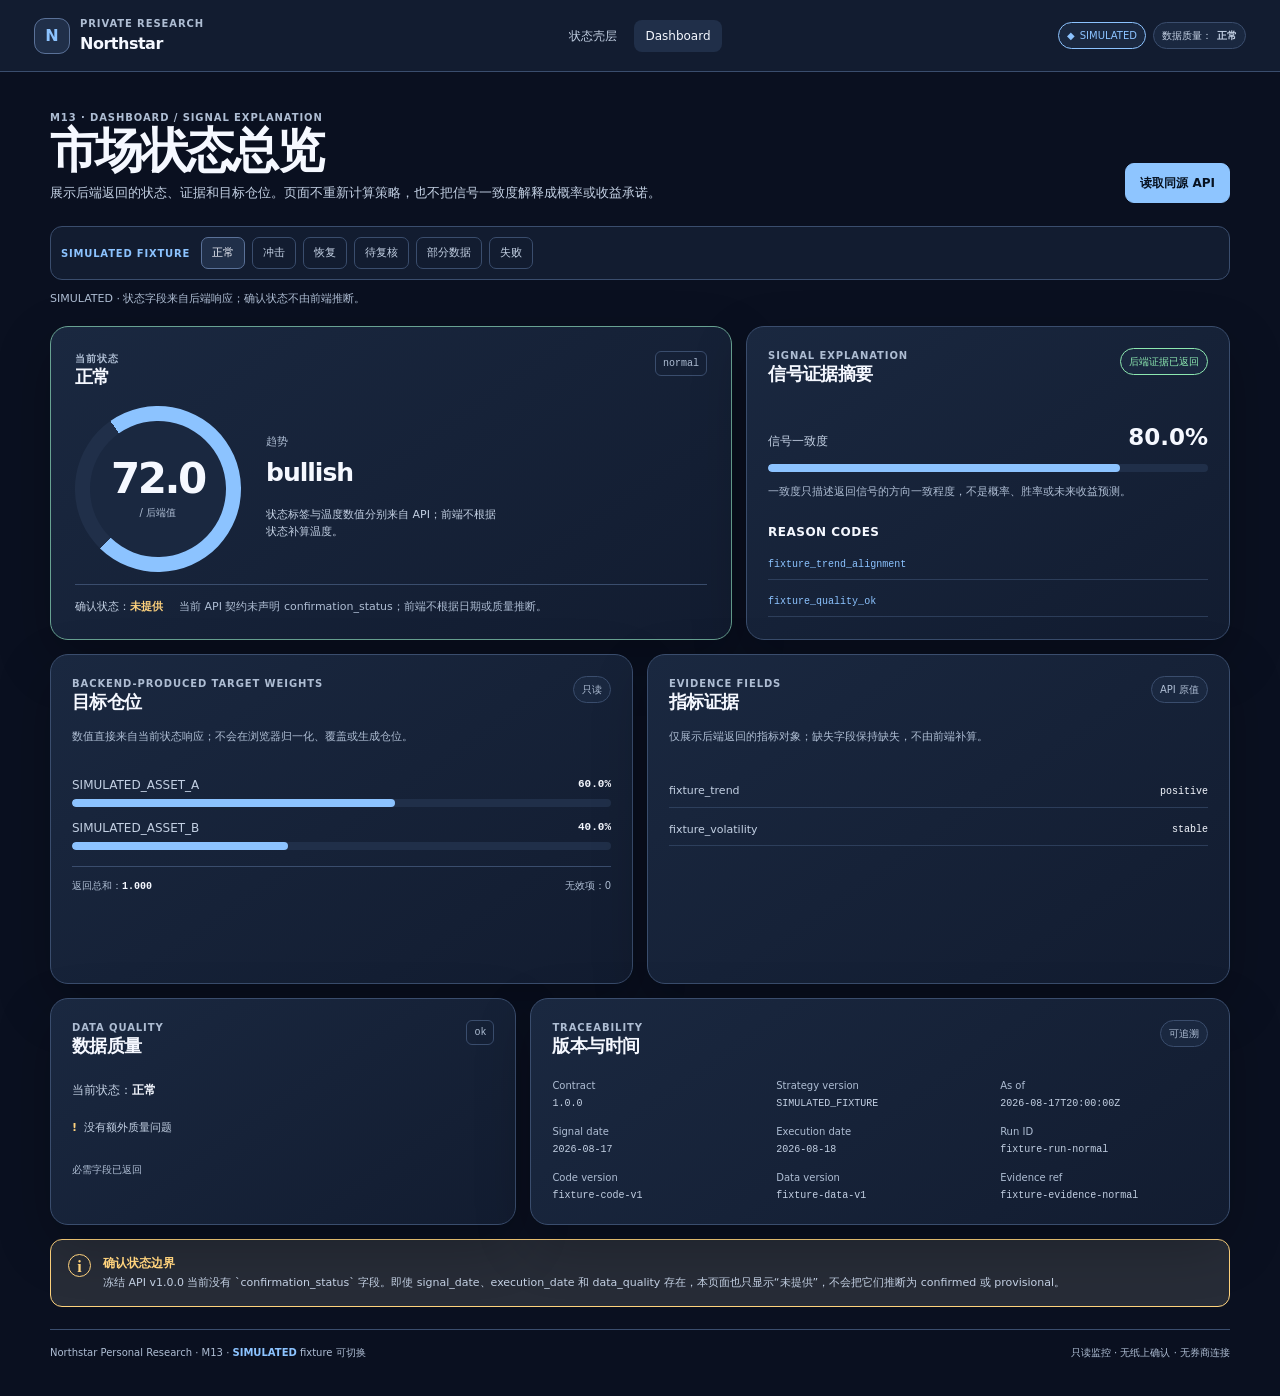
<file: frontend/dashboard/index.html>
<!doctype html>
<html lang="zh-CN">
  <head>
    <meta charset="UTF-8" />
    <meta name="viewport" content="width=device-width, initial-scale=1" />
    <meta name="theme-color" content="#0a1020" />
    <title>Northstar · Dashboard</title>
    <link rel="stylesheet" href="../shell/tokens.css" />
    <link rel="stylesheet" href="./styles.css" />
  </head>
  <body>
    <a class="skip-link" href="#dashboard-main">跳到主要内容</a>
    <div class="dashboard-app" data-dashboard-root data-api-base="/api" data-mode="SIMULATED">
      <header class="dashboard-header">
        <div class="brand-lockup">
          <a class="brand-mark" href="../shell/index.html" aria-label="返回状态壳层">N</a>
          <div><p class="eyebrow">PRIVATE RESEARCH</p><p class="brand-name">Northstar</p></div>
        </div>
        <nav class="top-nav" aria-label="研究台导航">
          <a href="../shell/index.html">状态壳层</a>
          <a href="./index.html" aria-current="page">Dashboard</a>
        </nav>
        <div class="header-meta" aria-label="当前显示模式">
          <span class="mode-pill"><span aria-hidden="true">◆</span><span data-mode-label>SIMULATED</span></span>
          <span class="quality-pill">数据质量：<strong data-quality-value>正常</strong></span>
        </div>
      </header>

      <main id="dashboard-main" class="dashboard-main">
        <section class="intro" aria-labelledby="dashboard-title">
          <div>
            <p class="kicker">M13 · DASHBOARD / SIGNAL EXPLANATION</p>
            <h1 id="dashboard-title">市场状态总览</h1>
            <p class="intro-copy">展示后端返回的状态、证据和目标仓位。页面不重新计算策略，也不把信号一致度解释成概率或收益承诺。</p>
          </div>
          <button class="primary-button" type="button" data-action="load-live">读取同源 API</button>
        </section>

        <section class="fixture-bar" aria-label="模拟数据夹具">
          <span class="fixture-label">SIMULATED fixture</span>
          <button type="button" data-fixture="normal" aria-pressed="true">正常</button>
          <button type="button" data-fixture="shock" aria-pressed="false">冲击</button>
          <button type="button" data-fixture="recovery" aria-pressed="false">恢复</button>
          <button type="button" data-fixture="needs_review" aria-pressed="false">待复核</button>
          <button type="button" data-fixture="partial" aria-pressed="false">部分数据</button>
          <button type="button" data-fixture="failed" aria-pressed="false">失败</button>
        </section>

        <p class="dashboard-status" data-dashboard-status role="status">SIMULATED · 状态字段来自后端响应；确认状态不由前端推断。</p>

        <section class="hero-grid" aria-label="当前状态与信号摘要">
          <article class="state-panel state-tone-confirmed" data-state-panel>
            <div class="panel-head"><div><p class="card-label">当前状态</p><h2 data-state-label>正常</h2></div><code data-state-key>normal</code></div>
            <div class="state-body">
              <div class="temperature-ring" role="img" aria-label="后端返回的风险温度" data-temperature-fill><div><strong data-temperature-value>72.0</strong><span>/ 后端值</span></div></div>
              <div class="state-copy"><p>趋势</p><strong data-trend-value>bullish</strong><p class="state-note">状态标签与温度数值分别来自 API；前端不根据状态补算温度。</p></div>
            </div>
            <div class="state-footer"><span>确认状态：<strong data-confirmation-value>未提供</strong></span><span data-confirmation-note>当前 API 契约未声明 confirmation_status。</span></div>
          </article>

          <article class="surface-card signal-card">
            <div class="panel-head"><div><p class="card-label">Signal Explanation</p><h2>信号证据摘要</h2></div><span class="evidence-badge" data-explanation-status>后端证据已返回</span></div>
            <div class="agreement-row"><div><span>信号一致度</span><strong data-agreement-value>80.0%</strong></div><div class="agreement-track" aria-hidden="true"><span data-agreement-fill></span></div></div>
            <p class="disclaimer">一致度只描述返回信号的方向一致程度，不是概率、胜率或未来收益预测。</p>
            <h3>Reason codes</h3>
            <ul class="code-list" data-reason-list></ul>
          </article>
        </section>

        <section class="content-grid" aria-label="目标仓位与指标证据">
          <article class="surface-card allocation-card">
            <div class="panel-head"><div><p class="card-label">Backend-produced target weights</p><h2>目标仓位</h2></div><span class="provenance-chip">只读</span></div>
            <p class="card-note">数值直接来自当前状态响应；不会在浏览器归一化、覆盖或生成仓位。</p>
            <ul class="weight-list" data-weight-list></ul>
            <div class="allocation-foot"><span>返回总和：<strong data-weight-total>1.000</strong></span><span data-invalid-weight-count>无效项：0</span></div>
          </article>

          <article class="surface-card indicator-card">
            <div class="panel-head"><div><p class="card-label">Evidence fields</p><h2>指标证据</h2></div><span class="provenance-chip">API 原值</span></div>
            <p class="card-note">仅展示后端返回的指标对象；缺失字段保持缺失，不由前端补算。</p>
            <ul class="indicator-list" data-indicator-list></ul>
          </article>
        </section>

        <section class="lower-grid" aria-label="质量与可追溯信息">
          <article class="surface-card quality-card" data-quality-panel>
            <div class="panel-head"><div><p class="card-label">Data quality</p><h2>数据质量</h2></div><code data-quality-key>ok</code></div>
            <p class="quality-summary">当前状态：<strong data-quality-value>正常</strong></p>
            <ul class="issue-list" data-quality-issues></ul>
            <p class="quality-missing" data-missing-fields>必需字段已返回</p>
          </article>
          <article class="surface-card provenance-card">
            <div class="panel-head"><div><p class="card-label">Traceability</p><h2>版本与时间</h2></div><span class="provenance-chip">可追溯</span></div>
            <dl class="metadata-grid" data-metadata-grid></dl>
          </article>
        </section>

        <aside class="boundary-notice" aria-label="确认状态边界">
          <span class="notice-icon" aria-hidden="true">i</span>
          <div><strong>确认状态边界</strong><p>冻结 API v1.0.0 当前没有 `confirmation_status` 字段。即使 signal_date、execution_date 和 data_quality 存在，本页面也只显示“未提供”，不会把它们推断为 confirmed 或 provisional。</p></div>
        </aside>

        <footer class="dashboard-footer"><span>Northstar Personal Research · M13 · <strong>SIMULATED</strong> fixture 可切换</span><span>只读监控 · 无纸上确认 · 无券商连接</span></footer>
      </main>
    </div>
    <script type="module" src="./dashboard.mjs"></script>
  </body>
</html>
</file>
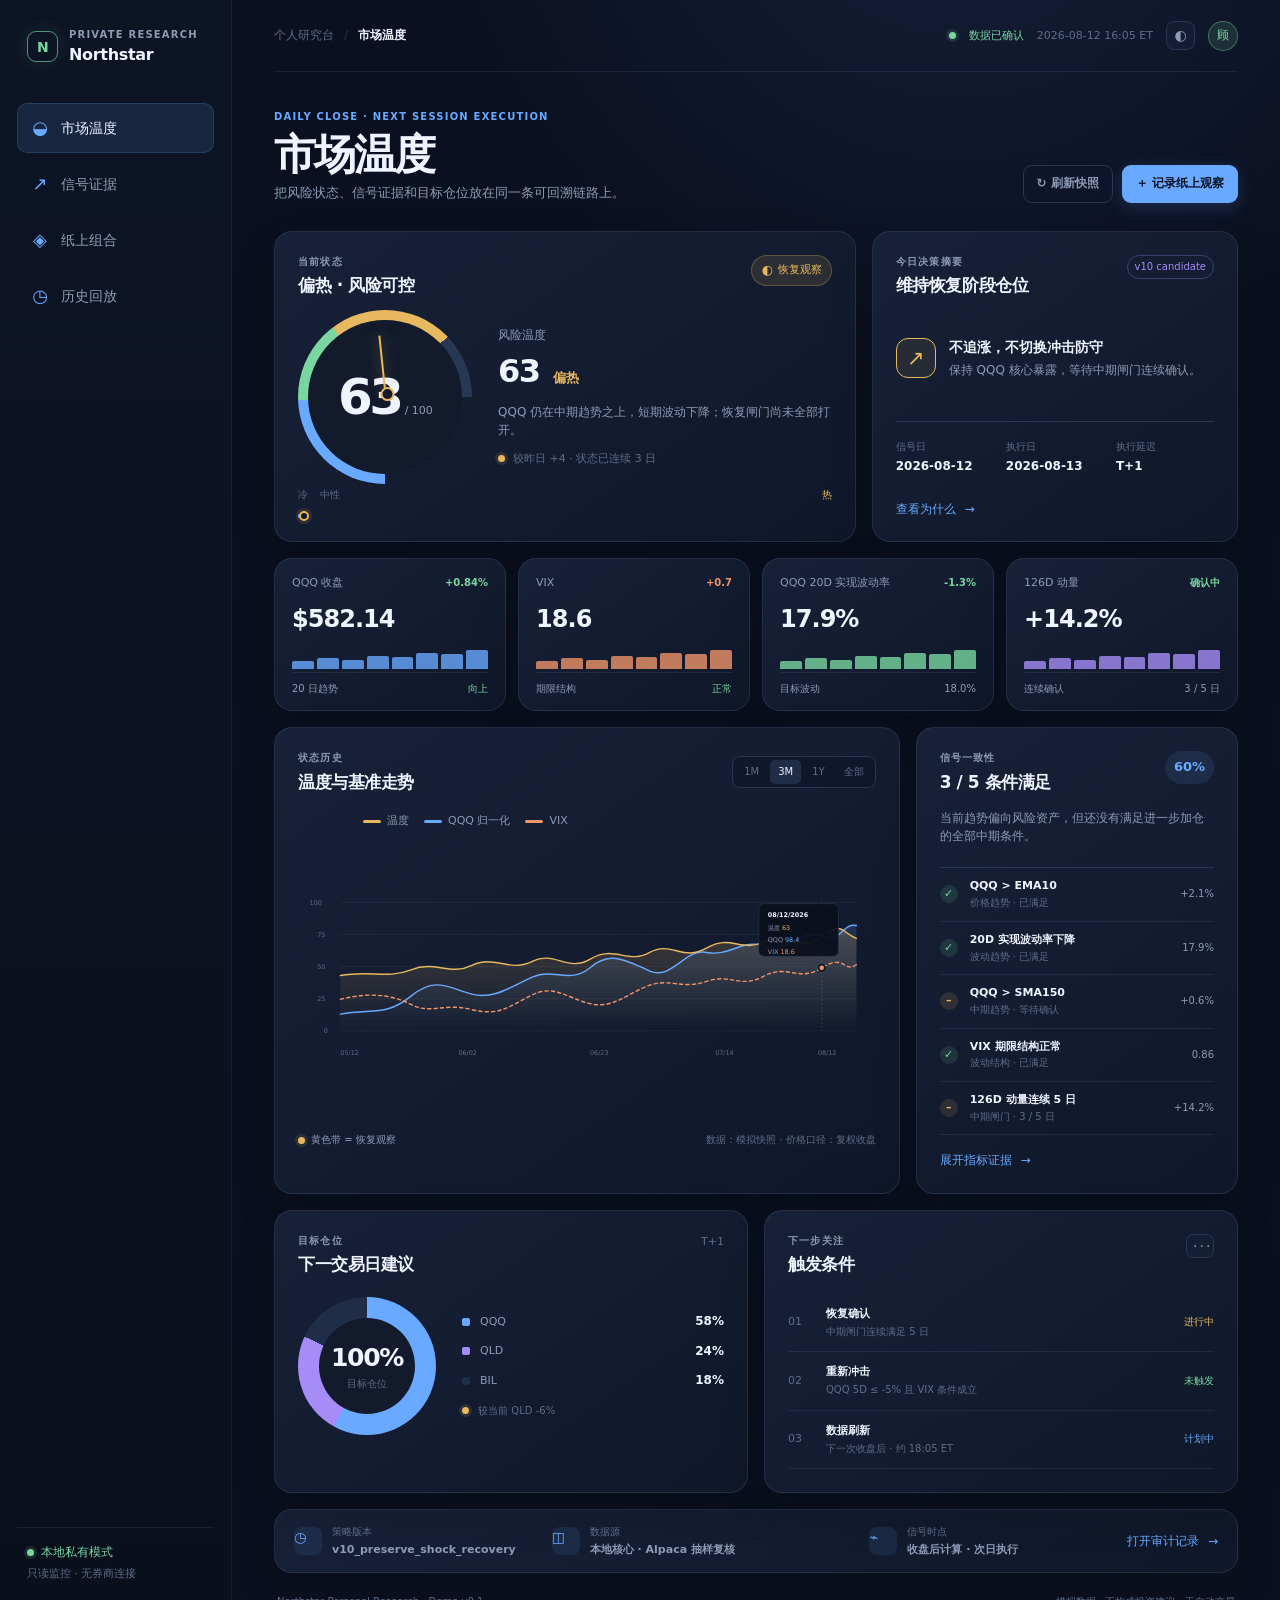
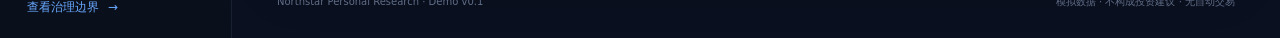
<file: frontend/demo/index.html>
<!doctype html>
<html lang="zh-CN">
  <head>
    <meta charset="UTF-8" />
    <meta name="viewport" content="width=device-width, initial-scale=1" />
    <meta name="theme-color" content="#0b1020" />
    <title>Northstar · QQQ Thermometer Demo</title>
    <link rel="stylesheet" href="./styles.css" />
  </head>
  <body>
    <div class="app-shell" id="appShell">
      <aside class="sidebar" aria-label="主导航">
        <div class="brand-lockup">
          <div class="brand-mark" aria-hidden="true">N</div>
          <div>
            <p class="eyebrow">PRIVATE RESEARCH</p>
            <p class="brand-name">Northstar</p>
          </div>
        </div>

        <nav class="nav-stack" aria-label="页面导航">
          <button class="nav-item is-active" type="button" data-view="overview" aria-current="page">
            <span class="nav-icon" aria-hidden="true">◒</span>
            <span>市场温度</span>
          </button>
          <button class="nav-item" type="button" data-view="signals">
            <span class="nav-icon" aria-hidden="true">↗</span>
            <span>信号证据</span>
          </button>
          <button class="nav-item" type="button" data-view="portfolio">
            <span class="nav-icon" aria-hidden="true">◈</span>
            <span>纸上组合</span>
          </button>
          <button class="nav-item" type="button" data-view="replay">
            <span class="nav-icon" aria-hidden="true">◷</span>
            <span>历史回放</span>
          </button>
        </nav>

        <div class="sidebar-footer">
          <div class="privacy-note">
            <span class="status-dot is-green" aria-hidden="true"></span>
            <span>本地私有模式</span>
          </div>
          <p>只读监控 · 无券商连接</p>
          <button class="sidebar-link" type="button" data-action="go-governance">查看治理边界 <span>→</span></button>
        </div>
      </aside>

      <main class="main-content">
        <header class="topbar">
          <div class="breadcrumb"><span>个人研究台</span><span class="breadcrumb-separator">/</span><strong>市场温度</strong></div>
          <div class="topbar-actions">
            <div class="data-health"><span class="status-dot is-green" aria-hidden="true"></span><span>数据已确认</span><span class="health-time">2026-08-12 16:05 ET</span></div>
            <button class="icon-button" type="button" aria-label="切换深色显示" data-action="toggle-theme">◐</button>
            <button class="avatar-button" type="button" aria-label="打开账户菜单">顾</button>
          </div>
        </header>

        <section class="page-heading">
          <div>
            <p class="section-kicker">DAILY CLOSE · NEXT SESSION EXECUTION</p>
            <h1>市场温度</h1>
            <p class="page-subtitle">把风险状态、信号证据和目标仓位放在同一条可回溯链路上。</p>
          </div>
          <div class="heading-actions">
            <button class="ghost-button" type="button" data-action="refresh-demo"><span aria-hidden="true">↻</span> 刷新快照</button>
            <button class="primary-button" type="button" data-action="open-paper-ledger"><span aria-hidden="true">＋</span> 记录纸上观察</button>
          </div>
        </section>

        <div class="view-panel is-active" data-panel="overview">
          <section class="hero-grid">
            <article class="temperature-card surface-card">
              <div class="card-heading">
                <div>
                  <p class="card-label">当前状态</p>
                  <h2>偏热 · 风险可控</h2>
                </div>
                <span class="state-badge state-yellow"><span class="state-symbol" aria-hidden="true">◐</span> 恢复观察</span>
              </div>
              <div class="temperature-readout">
                <div class="temperature-gauge" aria-label="市场温度 63，偏热但未进入冲击状态">
                  <div class="gauge-ring"><span>63</span><small>/ 100</small></div>
                  <div class="gauge-needle" aria-hidden="true"></div>
                </div>
                <div class="temperature-copy">
                  <p class="readout-title">风险温度</p>
                  <p class="readout-value">63 <span>偏热</span></p>
                  <p class="readout-description">QQQ 仍在中期趋势之上，短期波动下降；恢复闸门尚未全部打开。</p>
                  <div class="readout-meta"><span class="status-dot is-yellow" aria-hidden="true"></span> 较昨日 +4 · 状态已连续 3 日</div>
                </div>
              </div>
              <div class="temperature-scale" aria-label="温度区间">
                <span class="scale-cold">冷</span><span class="scale-neutral">中性</span><span class="scale-hot">热</span>
                <div class="scale-track"><span class="scale-marker" style="left: 63%"></span></div>
              </div>
            </article>

            <article class="decision-card surface-card">
              <div class="card-heading">
                <div>
                  <p class="card-label">今日决策摘要</p>
                  <h2>维持恢复阶段仓位</h2>
                </div>
                <span class="version-chip">v10 candidate</span>
              </div>
              <div class="decision-line">
                <div class="decision-icon is-yellow" aria-hidden="true">↗</div>
                <div>
                  <p class="decision-title">不追涨，不切换冲击防守</p>
                  <p class="decision-detail">保持 QQQ 核心暴露，等待中期闸门连续确认。</p>
                </div>
              </div>
              <div class="decision-divider"></div>
              <div class="decision-facts">
                <div><span>信号日</span><strong>2026-08-12</strong></div>
                <div><span>执行日</span><strong>2026-08-13</strong></div>
                <div><span>执行延迟</span><strong>T+1</strong></div>
              </div>
              <button class="text-button" type="button" data-action="explain-signal">查看为什么 <span>→</span></button>
            </article>
          </section>

          <section class="metric-grid" aria-label="关键指标">
            <article class="metric-card surface-card">
              <div class="metric-top"><span>QQQ 收盘</span><span class="metric-change is-positive">+0.84%</span></div>
              <strong class="metric-value">$582.14</strong>
              <div class="mini-chart mini-chart-blue" aria-hidden="true"><span></span><span></span><span></span><span></span><span></span><span></span><span></span><span></span></div>
              <div class="metric-foot"><span>20 日趋势</span><span class="is-positive">向上</span></div>
            </article>
            <article class="metric-card surface-card">
              <div class="metric-top"><span>VIX</span><span class="metric-change is-negative">+0.7</span></div>
              <strong class="metric-value">18.6</strong>
              <div class="mini-chart mini-chart-orange" aria-hidden="true"><span></span><span></span><span></span><span></span><span></span><span></span><span></span><span></span></div>
              <div class="metric-foot"><span>期限结构</span><span class="is-positive">正常</span></div>
            </article>
            <article class="metric-card surface-card">
              <div class="metric-top"><span>QQQ 20D 实现波动率</span><span class="metric-change is-positive">-1.3%</span></div>
              <strong class="metric-value">17.9%</strong>
              <div class="mini-chart mini-chart-green" aria-hidden="true"><span></span><span></span><span></span><span></span><span></span><span></span><span></span><span></span></div>
              <div class="metric-foot"><span>目标波动</span><span>18.0%</span></div>
            </article>
            <article class="metric-card surface-card">
              <div class="metric-top"><span>126D 动量</span><span class="metric-change is-positive">确认中</span></div>
              <strong class="metric-value">+14.2%</strong>
              <div class="mini-chart mini-chart-purple" aria-hidden="true"><span></span><span></span><span></span><span></span><span></span><span></span><span></span><span></span></div>
              <div class="metric-foot"><span>连续确认</span><span>3 / 5 日</span></div>
            </article>
          </section>

          <section class="content-grid">
            <article class="chart-card surface-card">
              <div class="card-heading chart-heading">
                <div><p class="card-label">状态历史</p><h2>温度与基准走势</h2></div>
                <div class="chart-controls">
                  <button class="range-button" type="button" data-range="1M">1M</button>
                  <button class="range-button is-active" type="button" data-range="3M">3M</button>
                  <button class="range-button" type="button" data-range="1Y">1Y</button>
                  <button class="range-button" type="button" data-range="ALL">全部</button>
                </div>
              </div>
              <div class="legend-row">
                <button class="legend-toggle is-active" type="button" data-series="temperature" aria-pressed="true"><span class="legend-swatch legend-swatch-temperature"></span>温度</button>
                <button class="legend-toggle is-active" type="button" data-series="qqq" aria-pressed="true"><span class="legend-swatch legend-swatch-qqq"></span>QQQ 归一化</button>
                <button class="legend-toggle is-active" type="button" data-series="vix" aria-pressed="true"><span class="legend-swatch legend-swatch-vix"></span>VIX</button>
              </div>
              <div class="main-chart-wrap">
                <svg class="main-chart" viewBox="0 0 900 300" role="img" aria-labelledby="chartTitle chartDesc">
                  <title id="chartTitle">过去三个月温度、QQQ 和 VIX 归一化走势</title>
                  <desc id="chartDesc">图表仅用于界面演示，数据为静态模拟快照。</desc>
                  <defs>
                    <linearGradient id="temperatureFill" x1="0" x2="0" y1="0" y2="1"><stop offset="0%" stop-color="#e8b85e" stop-opacity=".2"/><stop offset="100%" stop-color="#e8b85e" stop-opacity="0"/></linearGradient>
                    <linearGradient id="qqqFill" x1="0" x2="0" y1="0" y2="1"><stop offset="0%" stop-color="#69a9ff" stop-opacity=".17"/><stop offset="100%" stop-color="#69a9ff" stop-opacity="0"/></linearGradient>
                  </defs>
                  <g class="chart-grid-lines">
                    <line x1="66" y1="40" x2="870" y2="40"></line><line x1="66" y1="90" x2="870" y2="90"></line><line x1="66" y1="140" x2="870" y2="140"></line><line x1="66" y1="190" x2="870" y2="190"></line><line x1="66" y1="240" x2="870" y2="240"></line>
                  </g>
                  <g class="chart-axis-labels"><text x="18" y="44">100</text><text x="30" y="94">75</text><text x="30" y="144">50</text><text x="30" y="194">25</text><text x="40" y="244">0</text><text x="66" y="278">05/12</text><text x="250" y="278">06/02</text><text x="455" y="278">06/23</text><text x="650" y="278">07/14</text><text x="810" y="278">08/12</text></g>
                  <path class="chart-area chart-area-qqq" data-series-path="qqq" d="M66 214 C115 205 137 218 176 186 S236 174 271 183 S333 170 366 156 S424 168 456 141 S514 132 548 147 S603 111 637 118 S695 96 726 108 S782 81 816 92 S846 72 870 76 L870 240 L66 240 Z"></path>
                  <path class="chart-area chart-area-temperature" data-series-path="temperature" d="M66 154 C114 145 137 160 176 145 S236 155 271 138 S330 150 365 132 S420 150 456 128 S515 137 548 118 S600 133 637 111 S691 119 726 101 S781 121 816 94 S846 88 870 96 L870 240 L66 240 Z"></path>
                  <path class="chart-line chart-line-qqq" data-series-path="qqq" d="M66 214 C115 205 137 218 176 186 S236 174 271 183 S333 170 366 156 S424 168 456 141 S514 132 548 147 S603 111 637 118 S695 96 726 108 S782 81 816 92 S846 72 870 76"></path>
                  <path class="chart-line chart-line-temperature" data-series-path="temperature" d="M66 154 C114 145 137 160 176 145 S236 155 271 138 S330 150 365 132 S420 150 456 128 S515 137 548 118 S600 133 637 111 S691 119 726 101 S781 121 816 94 S846 88 870 96"></path>
                  <path class="chart-line chart-line-vix" data-series-path="vix" d="M66 191 C110 180 145 183 176 199 S227 196 271 207 S330 201 365 184 S420 190 456 198 S516 180 548 169 S600 176 637 163 S689 175 726 155 S780 165 816 142 S850 151 870 137"></path>
                  <line class="chart-cursor" x1="816" y1="35" x2="816" y2="240"></line>
                  <circle class="chart-point chart-point-temperature" cx="816" cy="94" r="5"></circle><circle class="chart-point chart-point-qqq" cx="816" cy="92" r="5"></circle><circle class="chart-point chart-point-vix" cx="816" cy="142" r="5"></circle>
                  <g class="chart-tooltip"><rect x="718" y="42" width="124" height="82" rx="8"></rect><text x="732" y="62" class="tooltip-date">08/12/2026</text><text x="732" y="83">温度 <tspan class="tooltip-temperature">63</tspan></text><text x="732" y="102">QQQ <tspan class="tooltip-qqq">98.4</tspan></text><text x="732" y="121">VIX <tspan class="tooltip-vix">18.6</tspan></text></g>
                </svg>
              </div>
              <div class="chart-caption"><span><span class="status-dot is-yellow" aria-hidden="true"></span> 黄色带 = 恢复观察</span><span>数据：模拟快照 · 价格口径：复权收盘</span></div>
            </article>

            <article class="evidence-card surface-card">
              <div class="card-heading"><div><p class="card-label">信号一致性</p><h2>3 / 5 条件满足</h2></div><span class="evidence-score">60%</span></div>
              <p class="evidence-summary">当前趋势偏向风险资产，但还没有满足进一步加仓的全部中期条件。</p>
              <div class="signal-list">
                <div class="signal-row"><span class="signal-icon is-pass">✓</span><div><strong>QQQ > EMA10</strong><small>价格趋势 · 已满足</small></div><span class="signal-value">+2.1%</span></div>
                <div class="signal-row"><span class="signal-icon is-pass">✓</span><div><strong>20D 实现波动率下降</strong><small>波动趋势 · 已满足</small></div><span class="signal-value">17.9%</span></div>
                <div class="signal-row"><span class="signal-icon is-pending">–</span><div><strong>QQQ > SMA150</strong><small>中期趋势 · 等待确认</small></div><span class="signal-value">+0.6%</span></div>
                <div class="signal-row"><span class="signal-icon is-pass">✓</span><div><strong>VIX 期限结构正常</strong><small>波动结构 · 已满足</small></div><span class="signal-value">0.86</span></div>
                <div class="signal-row"><span class="signal-icon is-pending">–</span><div><strong>126D 动量连续 5 日</strong><small>中期闸门 · 3 / 5 日</small></div><span class="signal-value">+14.2%</span></div>
              </div>
              <button class="text-button" type="button" data-action="open-evidence">展开指标证据 <span>→</span></button>
            </article>
          </section>

          <section class="lower-grid">
            <article class="allocation-card surface-card">
              <div class="card-heading"><div><p class="card-label">目标仓位</p><h2>下一交易日建议</h2></div><span class="as-of-label">T+1</span></div>
              <div class="allocation-body">
                <div class="donut-chart" aria-label="目标仓位：QQQ 58%，QLD 24%，BIL 18%"><div><strong>100%</strong><span>目标仓位</span></div></div>
                <div class="allocation-legend">
                  <div><span class="legend-block block-qqq"></span><span>QQQ</span><strong>58%</strong></div>
                  <div><span class="legend-block block-qld"></span><span>QLD</span><strong>24%</strong></div>
                  <div><span class="legend-block block-bil"></span><span>BIL</span><strong>18%</strong></div>
                  <div class="allocation-note"><span class="status-dot is-yellow" aria-hidden="true"></span> 较当前 QLD -6%</div>
                </div>
              </div>
            </article>
            <article class="watch-card surface-card">
              <div class="card-heading"><div><p class="card-label">下一步关注</p><h2>触发条件</h2></div><button class="small-icon-button" type="button" aria-label="更多条件">···</button></div>
              <div class="watch-list">
                <div class="watch-row"><div class="watch-index">01</div><div><strong>恢复确认</strong><span>中期闸门连续满足 5 日</span></div><span class="watch-status is-yellow">进行中</span></div>
                <div class="watch-row"><div class="watch-index">02</div><div><strong>重新冲击</strong><span>QQQ 5D ≤ -5% 且 VIX 条件成立</span></div><span class="watch-status is-green">未触发</span></div>
                <div class="watch-row"><div class="watch-index">03</div><div><strong>数据刷新</strong><span>下一次收盘后 · 约 18:05 ET</span></div><span class="watch-status is-blue">计划中</span></div>
              </div>
            </article>
          </section>

          <section class="audit-strip surface-card">
            <div class="audit-item"><span class="audit-icon">◷</span><div><span>策略版本</span><strong>v10_preserve_shock_recovery</strong></div></div>
            <div class="audit-item"><span class="audit-icon">◫</span><div><span>数据源</span><strong>本地核心 · Alpaca 抽样复核</strong></div></div>
            <div class="audit-item"><span class="audit-icon">⌁</span><div><span>信号时点</span><strong>收盘后计算 · 次日执行</strong></div></div>
            <button class="audit-link" type="button" data-action="open-audit">打开审计记录 <span>→</span></button>
          </section>
        </div>

        <div class="view-panel" data-panel="signals">
          <section class="empty-view surface-card"><span class="empty-icon">↗</span><h2>信号证据</h2><p>这个 demo 将信号拆成“条件、数值、阈值、确认日数、数据质量”五个字段。点击首页的“查看为什么”可体验摘要入口。</p><button class="primary-button" type="button" data-action="back-overview">返回市场温度</button></section>
        </div>
        <div class="view-panel" data-panel="portfolio">
          <section class="empty-view surface-card"><span class="empty-icon">◈</span><h2>纸上组合</h2><p>这里只允许展示目标仓位、纸上账本和人工确认记录，不连接券商下单。</p><button class="primary-button" type="button" data-action="back-overview">返回市场温度</button></section>
        </div>
        <div class="view-panel" data-panel="replay">
          <section class="empty-view surface-card"><span class="empty-icon">◷</span><h2>历史回放</h2><p>未来这里会按信号日、执行日和策略版本重放 2008 至今的关键阶段；当前只展示界面骨架。</p><button class="primary-button" type="button" data-action="back-overview">返回市场温度</button></section>
        </div>

        <footer class="page-footer"><span>Northstar Personal Research · Demo v0.1</span><span>模拟数据 · 不构成投资建议 · 无自动交易</span></footer>
      </main>
    </div>

    <div class="toast" role="status" aria-live="polite" hidden></div>
    <script src="./app.js"></script>
  </body>
</html>
</file>
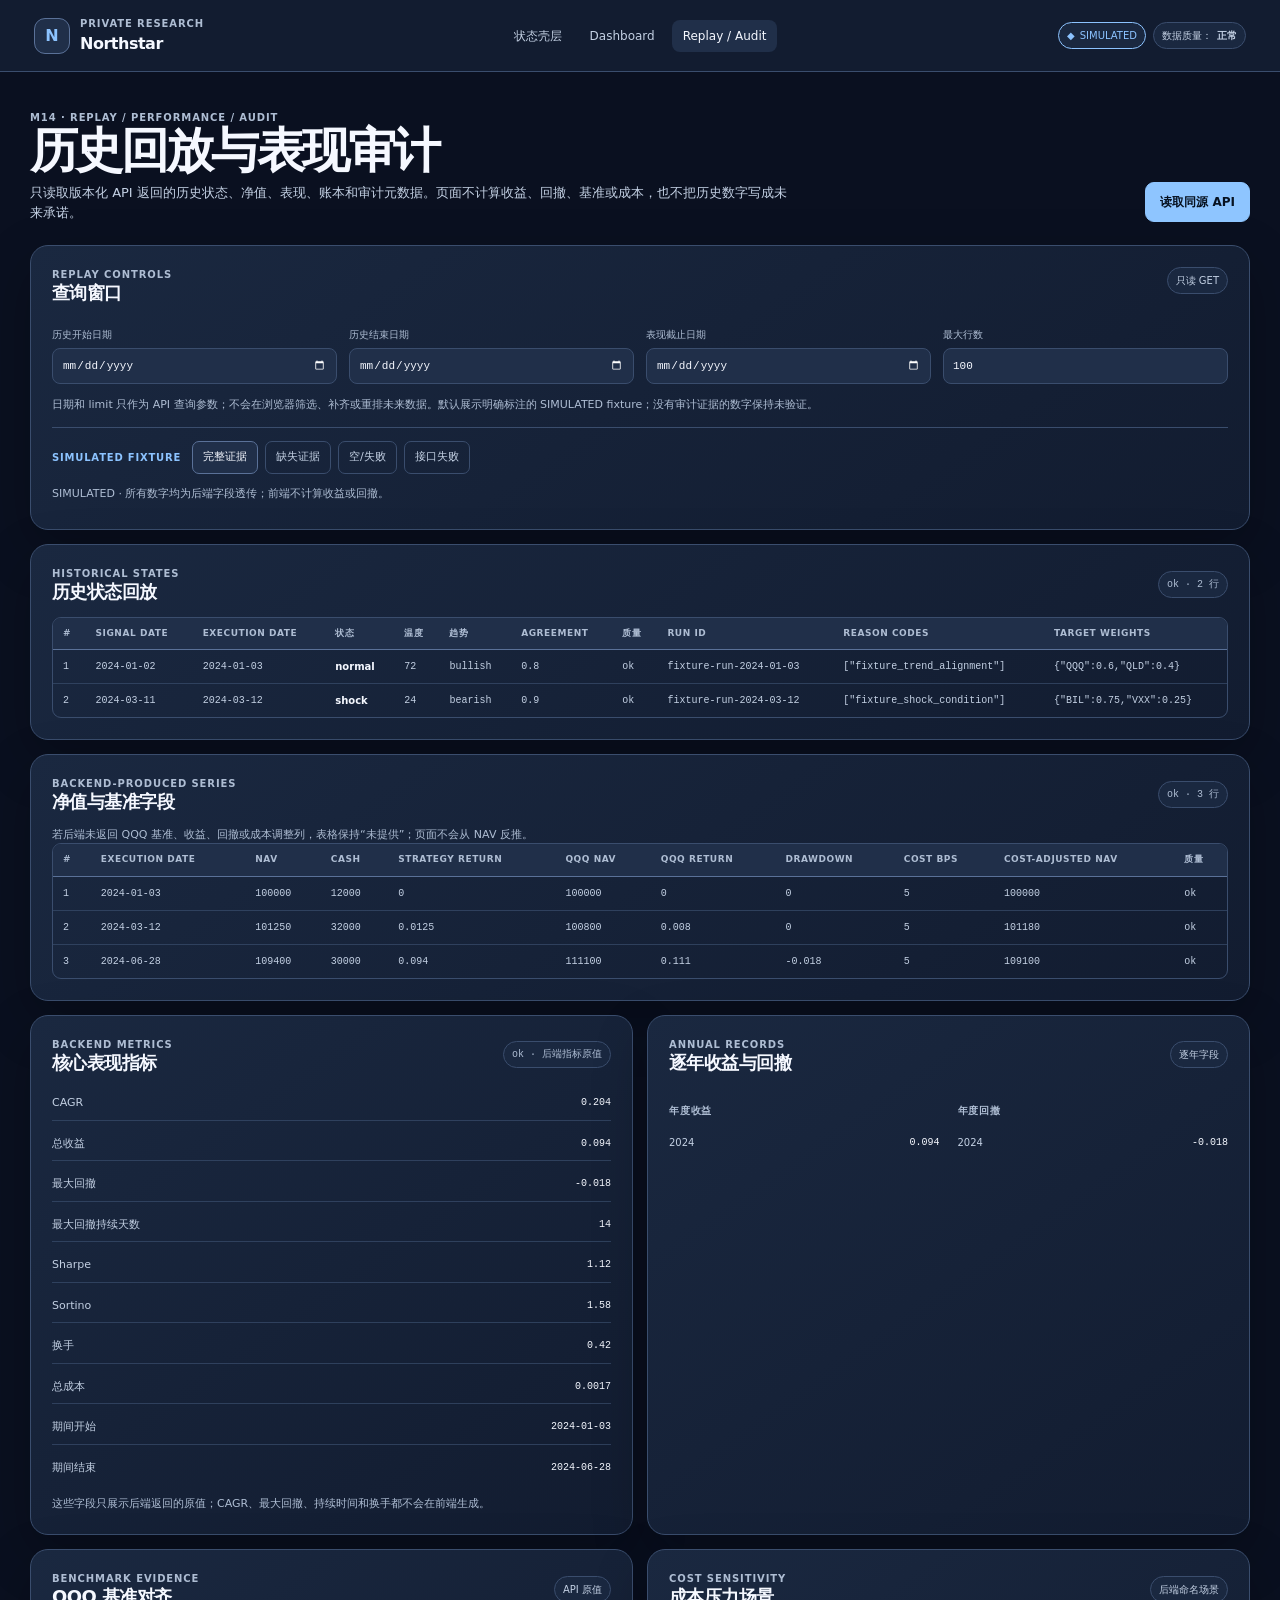
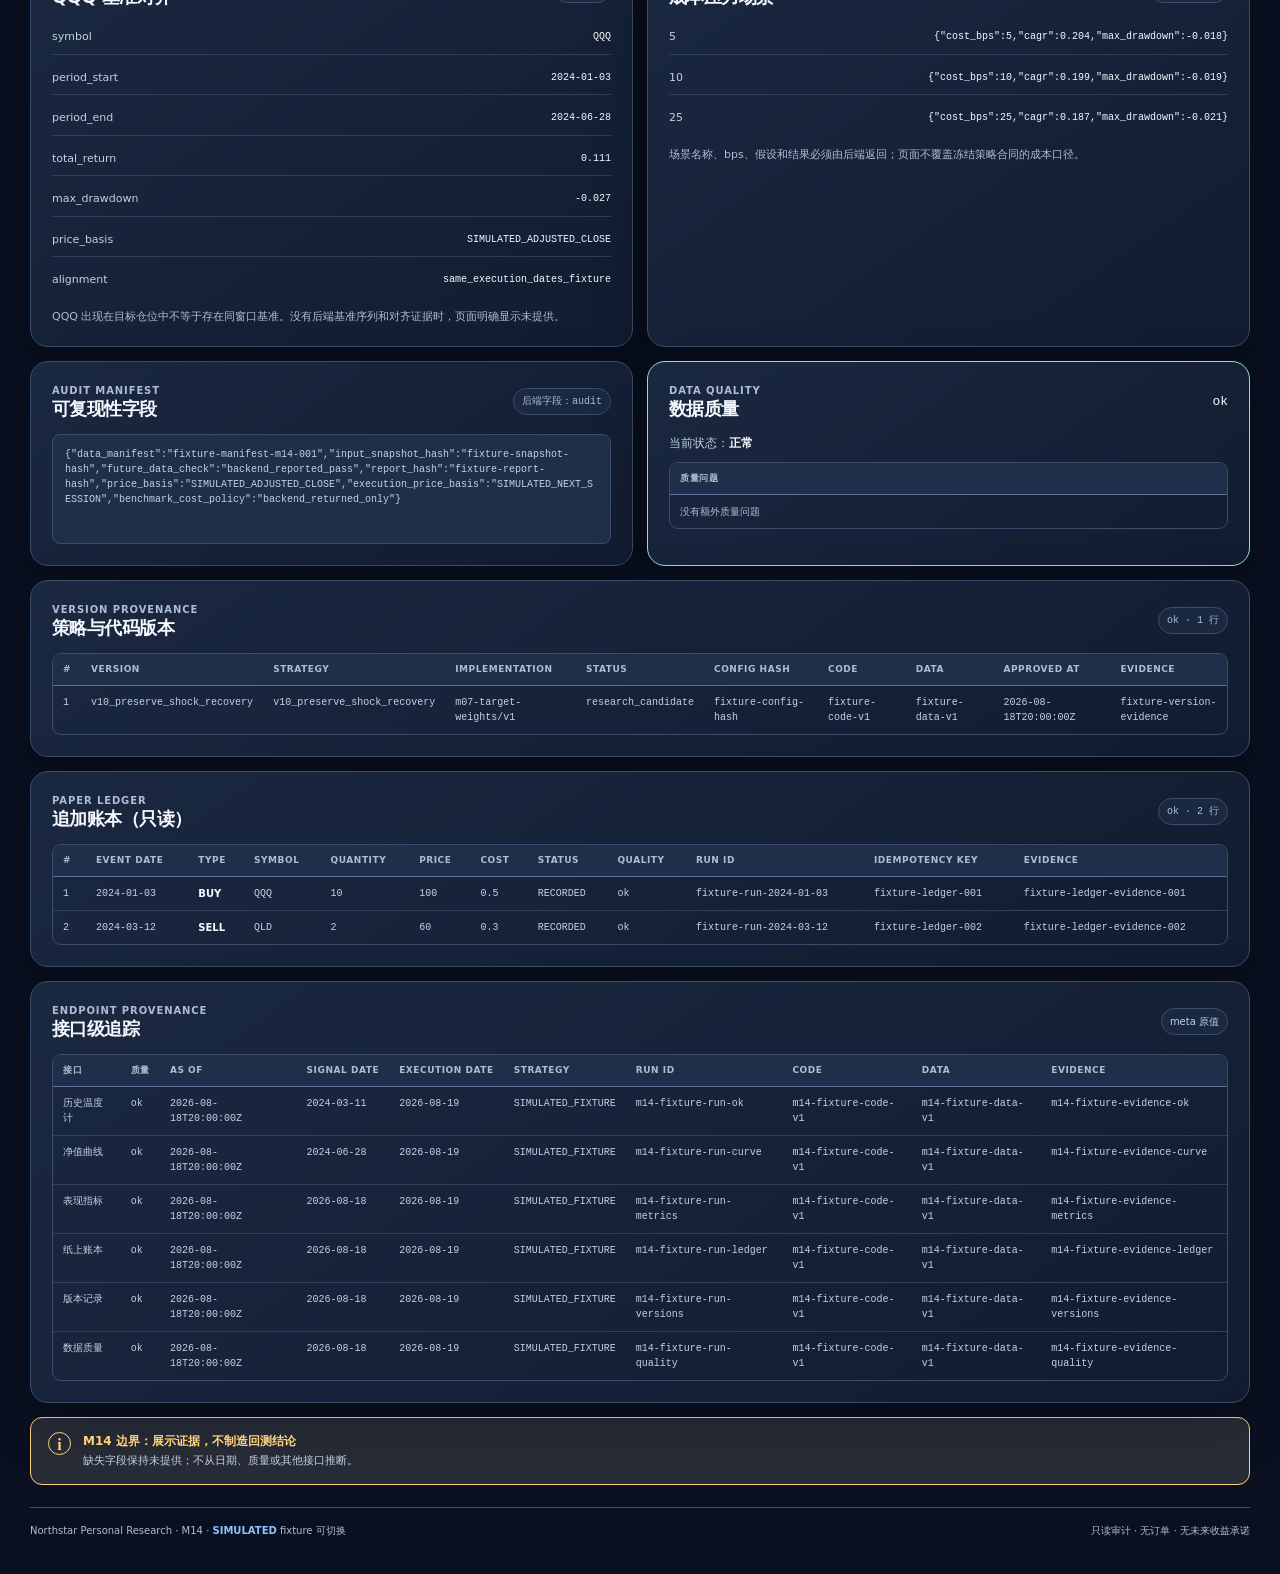
<file: frontend/m14/index.html>
<!doctype html>
<html lang="zh-CN">
  <head>
    <meta charset="UTF-8" />
    <meta name="viewport" content="width=device-width, initial-scale=1" />
    <meta name="theme-color" content="#0a1020" />
    <title>Northstar · Replay / Performance / Audit</title>
    <link rel="stylesheet" href="../shell/tokens.css" />
    <link rel="stylesheet" href="./styles.css" />
  </head>
  <body>
    <a class="skip-link" href="#m14-main">跳到主要内容</a>
    <div class="m14-app" data-m14-root data-api-base="/api" data-mode="SIMULATED">
      <header class="m14-header">
        <div class="brand-lockup">
          <a class="brand-mark" href="../shell/index.html" aria-label="返回状态壳层">N</a>
          <div><p class="eyebrow">PRIVATE RESEARCH</p><p class="brand-name">Northstar</p></div>
        </div>
        <nav class="top-nav" aria-label="研究台导航">
          <a href="../shell/index.html">状态壳层</a>
          <a href="../dashboard/index.html">Dashboard</a>
          <a href="./index.html" aria-current="page">Replay / Audit</a>
        </nav>
        <div class="header-meta" aria-label="当前显示模式">
          <span class="mode-pill"><span aria-hidden="true">◆</span><span data-mode-label>SIMULATED</span></span>
          <span class="quality-pill">数据质量：<strong data-quality-value>正常</strong></span>
        </div>
      </header>

      <main id="m14-main" class="m14-main">
        <section class="intro" aria-labelledby="page-title">
          <div>
            <p class="kicker">M14 · REPLAY / PERFORMANCE / AUDIT</p>
            <h1 id="page-title">历史回放与表现审计</h1>
            <p class="intro-copy">只读取版本化 API 返回的历史状态、净值、表现、账本和审计元数据。页面不计算收益、回撤、基准或成本，也不把历史数字写成未来承诺。</p>
          </div>
          <button class="primary-button" type="button" data-action="load-live">读取同源 API</button>
        </section>

        <section class="control-card" aria-label="回放查询参数">
          <div class="panel-head">
            <div><p class="card-label">Replay controls</p><h2>查询窗口</h2></div>
            <span class="provenance-chip">只读 GET</span>
          </div>
          <div class="control-grid">
            <label>历史开始日期<input type="date" data-control-from /></label>
            <label>历史结束日期<input type="date" data-control-to /></label>
            <label>表现截止日期<input type="date" data-control-as-of /></label>
            <label>最大行数<input type="number" min="1" max="500" value="100" data-control-limit /></label>
          </div>
          <p class="control-note">日期和 limit 只作为 API 查询参数；不会在浏览器筛选、补齐或重排未来数据。默认展示明确标注的 SIMULATED fixture；没有审计证据的数字保持未验证。</p>
          <div class="fixture-bar" aria-label="模拟数据夹具">
            <span class="fixture-label">SIMULATED FIXTURE</span>
            <button type="button" data-fixture="complete" aria-pressed="true">完整证据</button>
            <button type="button" data-fixture="missing_evidence" aria-pressed="false">缺失证据</button>
            <button type="button" data-fixture="empty_failed" aria-pressed="false">空/失败</button>
            <button type="button" data-fixture="failed" aria-pressed="false">接口失败</button>
          </div>
          <p class="dashboard-status" aria-live="polite" data-dashboard-status>SIMULATED · 所有数字均为后端字段透传。</p>
        </section>

        <section class="section-block" aria-labelledby="replay-title">
          <div class="section-title"><div><p class="kicker">Historical states</p><h2 id="replay-title">历史状态回放</h2></div><span class="panel-status" data-history-status>ok · 2 行</span></div>
          <div class="table-scroll">
            <table>
              <thead><tr><th>#</th><th>signal date</th><th>execution date</th><th>状态</th><th>温度</th><th>趋势</th><th>agreement</th><th>质量</th><th>run id</th><th>reason codes</th><th>target weights</th></tr></thead>
              <tbody data-history-body></tbody>
            </table>
          </div>
        </section>

        <section class="section-block" aria-labelledby="curve-title">
          <div class="section-title"><div><p class="kicker">Backend-produced series</p><h2 id="curve-title">净值与基准字段</h2></div><span class="panel-status" data-curve-status>ok · 3 行</span></div>
          <p class="card-note">若后端未返回 QQQ 基准、收益、回撤或成本调整列，表格保持“未提供”；页面不会从 NAV 反推。</p>
          <div class="table-scroll">
            <table>
              <thead><tr><th>#</th><th>execution date</th><th>NAV</th><th>cash</th><th>strategy return</th><th>QQQ NAV</th><th>QQQ return</th><th>drawdown</th><th>cost bps</th><th>cost-adjusted NAV</th><th>质量</th></tr></thead>
              <tbody data-curve-body></tbody>
            </table>
          </div>
        </section>

        <section class="performance-grid" aria-label="表现指标与压力场景">
          <article class="surface-card">
            <div class="section-title"><div><p class="kicker">Backend metrics</p><h2>核心表现指标</h2></div><span class="panel-status" data-metrics-status>ok · 后端指标原值</span></div>
            <ul class="metric-list" data-metric-list></ul>
            <p class="card-note">这些字段只展示后端返回的原值；CAGR、最大回撤、持续时间和换手都不会在前端生成。</p>
          </article>
          <article class="surface-card">
            <div class="section-title"><div><p class="kicker">Annual records</p><h2>逐年收益与回撤</h2></div><span class="provenance-chip">逐年字段</span></div>
            <div class="two-list-grid">
              <div><h3>年度收益</h3><ul class="metric-list compact" data-annual-returns></ul></div>
              <div><h3>年度回撤</h3><ul class="metric-list compact" data-annual-drawdowns></ul></div>
            </div>
          </article>
          <article class="surface-card">
            <div class="section-title"><div><p class="kicker">Benchmark evidence</p><h2>QQQ 基准对齐</h2></div><span class="provenance-chip">API 原值</span></div>
            <ul class="metric-list" data-benchmark-list></ul>
            <p class="card-note">QQQ 出现在目标仓位中不等于存在同窗口基准。没有后端基准序列和对齐证据时，页面明确显示未提供。</p>
          </article>
          <article class="surface-card">
            <div class="section-title"><div><p class="kicker">Cost sensitivity</p><h2>成本压力场景</h2></div><span class="provenance-chip">后端命名场景</span></div>
            <ul class="metric-list" data-cost-list></ul>
            <p class="card-note">场景名称、bps、假设和结果必须由后端返回；页面不覆盖冻结策略合同的成本口径。</p>
          </article>
        </section>

        <section class="audit-grid" aria-label="版本、账本与审计信息">
          <article class="surface-card">
            <div class="section-title"><div><p class="kicker">Audit manifest</p><h2>可复现性字段</h2></div><span class="panel-status" data-audit-field-status>未提供审计字段</span></div>
            <pre class="audit-pre" data-audit-fields>未提供；不能把本页数字称为已验证回测结论。</pre>
          </article>
          <article class="surface-card quality-card" data-quality-panel>
            <div class="section-title"><div><p class="kicker">Data quality</p><h2>数据质量</h2></div><code data-quality-key>ok</code></div>
            <p class="quality-summary">当前状态：<strong data-quality-value>正常</strong></p>
            <div class="table-scroll compact-scroll"><table><thead><tr><th>质量问题</th></tr></thead><tbody data-quality-issues></tbody></table></div>
          </article>
          <article class="surface-card wide-card">
            <div class="section-title"><div><p class="kicker">Version provenance</p><h2>策略与代码版本</h2></div><span class="panel-status" data-versions-status>ok · 1 行</span></div>
            <div class="table-scroll"><table><thead><tr><th>#</th><th>version</th><th>strategy</th><th>implementation</th><th>status</th><th>config hash</th><th>code</th><th>data</th><th>approved at</th><th>evidence</th></tr></thead><tbody data-versions-body></tbody></table></div>
          </article>
          <article class="surface-card wide-card">
            <div class="section-title"><div><p class="kicker">Paper ledger</p><h2>追加账本（只读）</h2></div><span class="panel-status" data-ledger-status>ok · 2 行</span></div>
            <div class="table-scroll"><table><thead><tr><th>#</th><th>event date</th><th>type</th><th>symbol</th><th>quantity</th><th>price</th><th>cost</th><th>status</th><th>quality</th><th>run id</th><th>idempotency key</th><th>evidence</th></tr></thead><tbody data-ledger-body></tbody></table></div>
          </article>
          <article class="surface-card wide-card">
            <div class="section-title"><div><p class="kicker">Endpoint provenance</p><h2>接口级追踪</h2></div><span class="provenance-chip">meta 原值</span></div>
            <div class="table-scroll"><table><thead><tr><th>接口</th><th>质量</th><th>as of</th><th>signal date</th><th>execution date</th><th>strategy</th><th>run id</th><th>code</th><th>data</th><th>evidence</th></tr></thead><tbody data-provenance-body></tbody></table></div>
          </article>
        </section>

        <aside class="boundary-notice" aria-label="M14 数据边界">
          <span class="notice-icon" aria-hidden="true">i</span>
          <div>
            <strong>M14 边界：展示证据，不制造回测结论</strong>
            <p data-missing-notice>缺失字段保持未提供；不从日期、质量或其他接口推断。当前冻结 API 没有 confirmation_status、逐行 manifest、QQQ 基准对齐和成本场景的强类型保证；这些字段缺失时不能宣称已验证。</p>
          </div>
        </aside>

        <footer class="m14-footer"><span>Northstar Personal Research · M14 · <strong>SIMULATED</strong> fixture 可切换</span><span>只读审计 · 无订单 · 无未来收益承诺</span></footer>
      </main>
    </div>
    <script type="module" src="./m14.mjs"></script>
  </body>
</html>
</file>
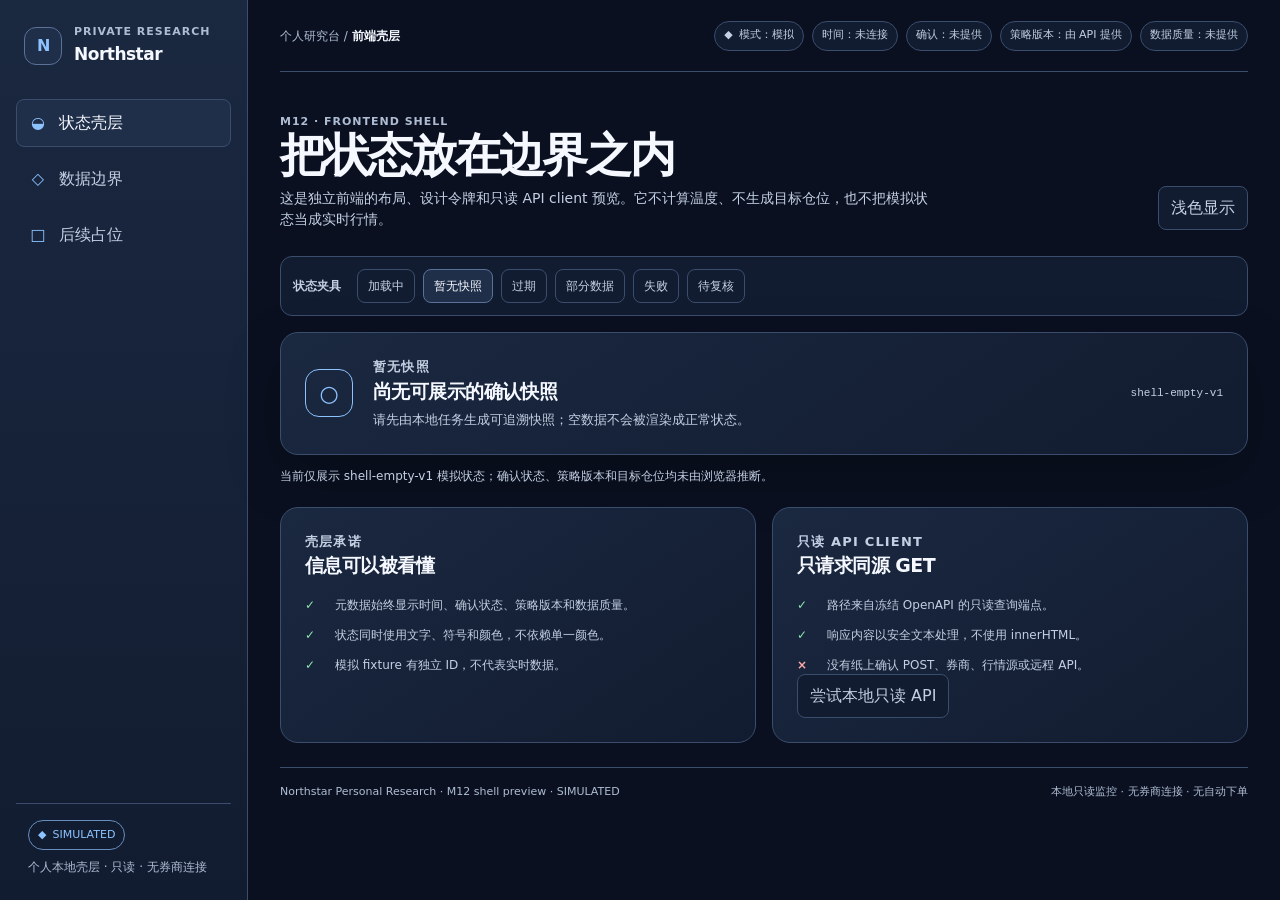
<file: frontend/shell/index.html>
<!doctype html>
<html lang="zh-CN">
  <head>
    <meta charset="UTF-8" />
    <meta name="viewport" content="width=device-width, initial-scale=1" />
    <meta name="theme-color" content="#0a1020" />
    <title>Northstar · Shell Preview</title>
    <link rel="stylesheet" href="./styles.css" />
  </head>
  <body>
    <a class="skip-link" href="#main-content">跳到主要内容</a>
    <div class="northstar-shell" data-shell-root data-api-base="/api" data-theme="dark" data-mode="SIMULATED">
      <aside class="sidebar" aria-label="主导航">
        <div class="brand-lockup">
          <div class="brand-mark" aria-hidden="true">N</div>
          <div>
            <p class="eyebrow">PRIVATE RESEARCH</p>
            <p class="brand-name">Northstar</p>
          </div>
        </div>

        <nav class="nav-stack" aria-label="页面导航">
          <button id="nav-status" class="nav-item is-active" type="button" data-view="status" aria-controls="panel-status" aria-current="page">
            <span class="nav-icon" aria-hidden="true">◒</span><span>状态壳层</span>
          </button>
          <button id="nav-boundaries" class="nav-item" type="button" data-view="boundaries" aria-controls="panel-boundaries">
            <span class="nav-icon" aria-hidden="true">◇</span><span>数据边界</span>
          </button>
          <button id="nav-preview" class="nav-item" type="button" data-view="preview" aria-controls="panel-preview">
            <span class="nav-icon" aria-hidden="true">□</span><span>后续占位</span>
          </button>
        </nav>

        <div class="sidebar-note">
          <span class="mode-badge"><span aria-hidden="true">◆</span> SIMULATED</span>
          <p>个人本地壳层 · 只读 · 无券商连接</p>
        </div>
      </aside>

      <main id="main-content" class="main-content">
        <header class="topbar">
          <div class="breadcrumb"><span>个人研究台</span><span aria-hidden="true"> / </span><strong>前端壳层</strong></div>
          <div class="metadata-strip" aria-label="数据上下文">
            <span class="metadata-chip" data-metadata="mode"><span aria-hidden="true">◆</span>模式：模拟</span>
            <span class="metadata-chip" data-metadata="time">时间：未连接</span>
            <span class="metadata-chip" data-metadata="confirmation">确认：未提供</span>
            <span class="metadata-chip" data-metadata="version">策略版本：由 API 提供</span>
            <span class="metadata-chip" data-metadata="quality">数据质量：未提供</span>
          </div>
        </header>

        <section class="page-heading" aria-labelledby="page-title">
          <div>
            <p class="kicker">M12 · FRONTEND SHELL</p>
            <h1 id="page-title">把状态放在边界之内</h1>
            <p class="subtitle">这是独立前端的布局、设计令牌和只读 API client 预览。它不计算温度、不生成目标仓位，也不把模拟状态当成实时行情。</p>
          </div>
          <button class="theme-button" type="button" data-action="toggle-theme" aria-pressed="false">浅色显示</button>
        </section>

        <section class="panel is-active" id="panel-status" data-panel="status" role="tabpanel" aria-labelledby="nav-status" tabindex="-1">
          <div class="fixture-toolbar" role="group" aria-label="状态测试夹具">
            <span class="fixture-toolbar-label">状态夹具</span>
            <button class="fixture-button" type="button" data-fixture="loading" aria-pressed="false">加载中</button>
            <button class="fixture-button" type="button" data-fixture="empty" aria-pressed="true">暂无快照</button>
            <button class="fixture-button" type="button" data-fixture="stale" aria-pressed="false">过期</button>
            <button class="fixture-button" type="button" data-fixture="partial" aria-pressed="false">部分数据</button>
            <button class="fixture-button" type="button" data-fixture="failed" aria-pressed="false">失败</button>
            <button class="fixture-button" type="button" data-fixture="needs_review" aria-pressed="false">待复核</button>
          </div>

          <div class="state-stage" aria-live="polite">
            <article class="state-card tone-loading" data-fixture-card="loading" hidden>
              <div class="state-icon" aria-hidden="true">…</div>
              <div class="state-copy"><p class="card-label">加载中</p><h2>等待本地数据接口</h2><p>尚未读取任何状态快照；壳层不会根据日期或颜色推断策略状态。</p></div>
              <div class="state-meta">shell-loading-v1</div>
            </article>
            <article class="state-card tone-empty" data-fixture-card="empty">
              <div class="state-icon" aria-hidden="true">○</div>
              <div class="state-copy"><p class="card-label">暂无快照</p><h2>尚无可展示的确认快照</h2><p>请先由本地任务生成可追溯快照；空数据不会被渲染成正常状态。</p></div>
              <div class="state-meta">shell-empty-v1</div>
            </article>
            <article class="state-card tone-stale" data-fixture-card="stale" hidden>
              <div class="state-icon" aria-hidden="true">!</div>
              <div class="state-copy"><p class="card-label">数据过期</p><h2>已有数据，但不满足新鲜度要求</h2><p>壳层会保留问题说明，并要求在继续使用前复核数据时间和质量。</p></div>
              <div class="state-meta">shell-stale-v1</div>
            </article>
            <article class="state-card tone-partial" data-fixture-card="partial" hidden>
              <div class="state-icon" aria-hidden="true">△</div>
              <div class="state-copy"><p class="card-label">部分数据</p><h2>响应只包含部分字段</h2><p>缺失字段不会由浏览器补算；目标仓位和策略结论继续显示为未提供。</p></div>
              <div class="state-meta">shell-partial-v1</div>
            </article>
            <article class="state-card tone-failed" data-fixture-card="failed" hidden>
              <div class="state-icon" aria-hidden="true">×</div>
              <div class="state-copy"><p class="card-label">读取失败</p><h2>本地 API 没有返回可用结果</h2><p>错误信息会以安全文本展示；壳层不会重试、下单或切换数据源。</p></div>
              <div class="state-meta">shell-failed-v1</div>
            </article>
            <article class="state-card tone-review" data-fixture-card="needs_review" hidden>
              <div class="state-icon" aria-hidden="true">?</div>
              <div class="state-copy"><p class="card-label">待复核</p><h2>数据质量需要人工检查</h2><p>在质量状态恢复前，页面只展示问题上下文，不把结果标为确认信号。</p></div>
              <div class="state-meta">shell-needs-review-v1</div>
            </article>
          </div>

          <p class="status-message" data-status-message role="status">当前仅展示 shell-empty-v1 模拟状态。</p>

          <div class="boundary-grid">
            <article class="surface-card">
              <p class="card-label">壳层承诺</p>
              <h2>信息可以被看懂</h2>
              <ul class="boundary-list">
                <li>元数据始终显示时间、确认状态、策略版本和数据质量。</li>
                <li>状态同时使用文字、符号和颜色，不依赖单一颜色。</li>
                <li>模拟 fixture 有独立 ID，不代表实时数据。</li>
              </ul>
            </article>
            <article class="surface-card">
              <p class="card-label">只读 API client</p>
              <h2>只请求同源 GET</h2>
              <ul class="boundary-list">
                <li>路径来自冻结 OpenAPI 的只读查询端点。</li>
                <li>响应内容以安全文本处理，不使用 innerHTML。</li>
                <li class="is-blocked">没有纸上确认 POST、券商、行情源或远程 API。</li>
              </ul>
              <button class="outline-button" type="button" data-action="try-api">尝试本地只读 API</button>
            </article>
          </div>
        </section>

        <section class="panel" id="panel-boundaries" data-panel="boundaries" role="tabpanel" aria-labelledby="nav-boundaries" tabindex="-1" hidden>
          <div class="placeholder-panel">
            <div><p class="kicker">CONTRACT BOUNDARY</p><h2>数据边界说明</h2><p>这里仅展示前端消费接口的边界。温度、解释、组合和回放页面分别属于后续模块，不在 M12 重新实现策略逻辑。</p></div>
          </div>
        </section>

        <section class="panel" id="panel-preview" data-panel="preview" role="tabpanel" aria-labelledby="nav-preview" tabindex="-1" hidden>
          <div class="placeholder-panel">
            <div><p class="kicker">NEXT MODULES</p><h2>后续页面占位</h2><p>Dashboard、Signal Explanation、Replay 与 Performance 只在各自任务合同通过后接入；当前页面不提供买卖结论。</p></div>
          </div>
        </section>

        <footer class="page-footer">
          <span>Northstar Personal Research · M12 shell preview · SIMULATED</span>
          <span>本地只读监控 · 无券商连接 · 无自动下单</span>
        </footer>
      </main>
    </div>
    <script type="module" src="./shell.mjs"></script>
  </body>
</html>
</file>
<file: frontend/shell/tokens.css>
:root {
  color-scheme: dark;
  --ns-canvas: #0a1020;
  --ns-surface: #121c30;
  --ns-surface-raised: #1a2840;
  --ns-surface-soft: #202f49;
  --ns-border: #3a4d6d;
  --ns-border-strong: #5a7198;
  --ns-text: #f5f8ff;
  --ns-muted: #c3d0e3;
  --ns-subtle: #aebdd3;
  --ns-focus: #8ec5ff;
  --ns-confirmed: #8de8b0;
  --ns-provisional: #8cc3ff;
  --ns-loading: #c6d5e9;
  --ns-stale: #ffd37d;
  --ns-partial: #ffc37a;
  --ns-failed: #ffaaa8;
  --ns-review: #d4b7ff;
  --ns-space-1: 4px;
  --ns-space-2: 8px;
  --ns-space-3: 12px;
  --ns-space-4: 16px;
  --ns-space-5: 20px;
  --ns-space-6: 24px;
  --ns-space-8: 32px;
  --ns-radius-sm: 8px;
  --ns-radius-md: 12px;
  --ns-radius-lg: 18px;
  --ns-shadow: 0 20px 55px rgba(0, 0, 0, .24);
  --ns-font-sans: Inter, ui-sans-serif, system-ui, -apple-system, BlinkMacSystemFont, "Segoe UI", sans-serif;
  --ns-font-mono: "SFMono-Regular", Consolas, "Liberation Mono", monospace;
}

[data-theme="light"] {
  color-scheme: light;
  --ns-canvas: #edf3fa;
  --ns-surface: #f8fbff;
  --ns-surface-raised: #ffffff;
  --ns-surface-soft: #e5edf7;
  --ns-border: #b9c8dc;
  --ns-border-strong: #7e94b2;
  --ns-text: #16243a;
  --ns-muted: #425776;
  --ns-subtle: #536b8c;
  --ns-focus: #155fbe;
  --ns-confirmed: #126d42;
  --ns-provisional: #155fbe;
  --ns-loading: #536b8c;
  --ns-stale: #805600;
  --ns-partial: #854900;
  --ns-failed: #a73531;
  --ns-review: #6841a6;
  --ns-shadow: 0 18px 44px rgba(36, 59, 93, .13);
}
</file>
<file: frontend/dashboard/styles.css>
@import url("../shell/tokens.css");

* { box-sizing: border-box; }
html { min-width: 320px; background: var(--ns-canvas); }
body { min-height: 100vh; margin: 0; background: var(--ns-canvas); color: var(--ns-text); font-family: var(--ns-font-sans); line-height: 1.5; }
button, a { font: inherit; }
button { cursor: pointer; }
button:focus-visible, a:focus-visible { outline: 3px solid var(--ns-focus); outline-offset: 3px; }
.skip-link { position: fixed; top: 12px; left: 12px; z-index: 5; padding: 8px 12px; border-radius: 8px; background: var(--ns-text); color: var(--ns-canvas); transform: translateY(-160%); }
.skip-link:focus { transform: translateY(0); }
.dashboard-app { min-height: 100vh; }
.dashboard-header { display: grid; grid-template-columns: minmax(190px, 1fr) auto minmax(190px, 1fr); gap: 20px; align-items: center; min-height: 72px; padding: 0 34px; border-bottom: 1px solid var(--ns-border); background: var(--ns-surface); }
.brand-lockup { display: flex; gap: 10px; align-items: center; }
.brand-mark { display: grid; width: 36px; height: 36px; place-items: center; border: 1px solid var(--ns-border-strong); border-radius: 11px; background: var(--ns-surface-soft); color: var(--ns-provisional); font-weight: 800; text-decoration: none; }
.eyebrow, .kicker, .card-label { margin: 0; color: var(--ns-subtle); font-size: 10px; font-weight: 750; letter-spacing: .09em; text-transform: uppercase; }
.brand-name { margin: 1px 0 0; font-size: 16px; font-weight: 760; letter-spacing: -.03em; }
.top-nav { display: flex; gap: 6px; align-items: center; }
.top-nav a { padding: 7px 11px; border-radius: 8px; color: var(--ns-muted); font-size: 12px; text-decoration: none; }
.top-nav a:hover, .top-nav a[aria-current="page"] { background: var(--ns-surface-soft); color: var(--ns-text); }
.header-meta { display: flex; flex-wrap: wrap; gap: 7px; justify-content: flex-end; }
.mode-pill, .quality-pill, .provenance-chip, .evidence-badge { display: inline-flex; gap: 5px; align-items: center; min-height: 27px; padding: 4px 8px; border: 1px solid var(--ns-border); border-radius: 999px; background: var(--ns-surface-raised); color: var(--ns-muted); font-size: 10px; white-space: nowrap; }
.mode-pill { border-color: var(--ns-provisional); color: var(--ns-provisional); }
.dashboard-main { width: min(1240px, 100%); margin: 0 auto; padding: 38px 30px 36px; }
.intro { display: flex; gap: 24px; align-items: end; justify-content: space-between; padding-bottom: 23px; }
h1, h2, h3, p { margin-top: 0; }
h1 { margin-bottom: 8px; font-size: clamp(30px, 4.5vw, 48px); line-height: 1.05; letter-spacing: -.055em; }
h2 { margin-bottom: 6px; font-size: 18px; line-height: 1.2; letter-spacing: -.03em; }
h3 { margin: 22px 0 9px; font-size: 12px; letter-spacing: .04em; text-transform: uppercase; }
.intro-copy { max-width: 720px; margin-bottom: 0; color: var(--ns-muted); font-size: 13px; }
.primary-button { padding: 10px 14px; border: 1px solid var(--ns-focus); border-radius: 9px; background: var(--ns-focus); color: #071221; font-size: 12px; font-weight: 750; }
.primary-button:hover { filter: brightness(1.08); }
.primary-button:disabled { cursor: wait; opacity: .55; }
.fixture-bar { display: flex; flex-wrap: wrap; gap: 7px; align-items: center; margin-bottom: 11px; padding: 10px; border: 1px solid var(--ns-border); border-radius: var(--ns-radius-md); background: var(--ns-surface); }
.fixture-label { margin-right: 4px; color: var(--ns-provisional); font-size: 10px; font-weight: 760; letter-spacing: .08em; text-transform: uppercase; }
.fixture-bar button { padding: 7px 10px; border: 1px solid var(--ns-border); border-radius: 7px; background: transparent; color: var(--ns-muted); font-size: 11px; }
.fixture-bar button:hover, .fixture-bar button.is-active { border-color: var(--ns-border-strong); background: var(--ns-surface-soft); color: var(--ns-text); }
.dashboard-status { min-height: 22px; margin-bottom: 13px; color: var(--ns-subtle); font-size: 11px; }
.hero-grid, .content-grid, .lower-grid { display: grid; gap: 14px; }
.hero-grid { grid-template-columns: minmax(0, 1.17fr) minmax(320px, .83fr); }
.content-grid { grid-template-columns: minmax(0, 1fr) minmax(0, 1fr); margin-top: 14px; }
.lower-grid { grid-template-columns: minmax(0, .8fr) minmax(0, 1.2fr); margin-top: 14px; }
.surface-card, .state-panel { border: 1px solid var(--ns-border); border-radius: var(--ns-radius-lg); background: linear-gradient(145deg, var(--ns-surface-raised), var(--ns-surface)); box-shadow: var(--ns-shadow); }
.surface-card { padding: 21px; }
.state-panel { min-height: 300px; padding: 24px; }
.state-tone-confirmed { border-color: color-mix(in srgb, var(--ns-confirmed) 55%, var(--ns-border)); }
.state-tone-shock { border-color: color-mix(in srgb, var(--ns-failed) 55%, var(--ns-border)); }
.state-tone-recovery { border-color: color-mix(in srgb, var(--ns-stale) 55%, var(--ns-border)); }
.state-tone-review, .state-tone-neutral { border-color: color-mix(in srgb, var(--ns-review) 55%, var(--ns-border)); }
.state-tone-failed { border-color: color-mix(in srgb, var(--ns-failed) 70%, var(--ns-border)); }
.panel-head { display: flex; gap: 14px; align-items: start; justify-content: space-between; }
.panel-head code { padding: 4px 7px; border: 1px solid var(--ns-border); border-radius: 6px; color: var(--ns-subtle); font-family: var(--ns-font-mono); font-size: 10px; }
.state-body { display: flex; gap: 25px; align-items: center; min-height: 190px; }
.temperature-ring { position: relative; display: grid; width: 166px; height: 166px; flex: 0 0 166px; place-items: center; border-radius: 50%; background: conic-gradient(var(--ns-provisional) 0 var(--temperature-value, 0%), var(--ns-surface-soft) var(--temperature-value, 0%) 100%); transform: rotate(-35deg); }
.temperature-ring::before { position: absolute; width: 136px; height: 136px; border-radius: 50%; background: var(--ns-surface-raised); content: ""; }
.temperature-ring > div { position: relative; display: flex; flex-direction: column; align-items: center; transform: rotate(35deg); }
.temperature-ring strong { font-size: 42px; line-height: 1; letter-spacing: -.06em; }
.temperature-ring span { margin-top: 5px; color: var(--ns-subtle); font-size: 10px; }
.state-copy p { margin-bottom: 4px; color: var(--ns-subtle); font-size: 11px; }
.state-copy strong { display: block; font-size: 25px; letter-spacing: -.04em; }
.state-note { max-width: 240px; margin-top: 14px !important; color: var(--ns-muted) !important; line-height: 1.55; }
.state-footer { display: flex; flex-wrap: wrap; gap: 8px 16px; padding-top: 14px; border-top: 1px solid var(--ns-border); color: var(--ns-muted); font-size: 11px; }
.state-footer strong { color: var(--ns-stale); }
.state-footer span:last-child { color: var(--ns-subtle); }
.signal-card { min-height: 300px; }
.evidence-badge { border-color: var(--ns-confirmed); color: var(--ns-confirmed); }
.agreement-row { margin-top: 29px; }
.agreement-row > div:first-child { display: flex; align-items: baseline; justify-content: space-between; color: var(--ns-muted); font-size: 12px; }
.agreement-row strong { color: var(--ns-text); font-size: 23px; }
.agreement-track, .weight-track { overflow: hidden; height: 8px; border-radius: 99px; background: var(--ns-surface-soft); }
.agreement-track { margin-top: 10px; }
.agreement-track span { display: block; width: var(--agreement-value, 0%); height: 100%; border-radius: inherit; background: var(--ns-provisional); }
.disclaimer, .card-note { color: var(--ns-subtle); font-size: 11px; }
.disclaimer { margin: 12px 0 0; }
.code-list, .indicator-list, .weight-list, .issue-list { display: grid; gap: 7px; margin: 0; padding: 0; list-style: none; }
.code-list li, .indicator-list li { display: flex; gap: 9px; align-items: center; justify-content: space-between; padding: 7px 0; border-bottom: 1px solid color-mix(in srgb, var(--ns-border) 65%, transparent); color: var(--ns-muted); font-size: 11px; }
.code-list code, .indicator-list code { overflow-wrap: anywhere; color: var(--ns-provisional); font-family: var(--ns-font-mono); font-size: 10px; }
.indicator-list code { max-width: 52%; color: var(--ns-text); text-align: right; }
.allocation-card, .indicator-card { min-height: 330px; }
.provenance-chip { color: var(--ns-subtle); }
.card-note { min-height: 32px; margin: 10px 0 15px; }
.weight-list { gap: 12px; }
.weight-heading { display: flex; justify-content: space-between; margin-bottom: 5px; color: var(--ns-muted); font-size: 12px; }
.weight-heading strong { color: var(--ns-text); font-family: var(--ns-font-mono); font-size: 11px; }
.weight-fill { display: block; width: var(--weight-value, 0%); height: 100%; border-radius: inherit; background: var(--ns-provisional); }
.allocation-foot { display: flex; flex-wrap: wrap; justify-content: space-between; margin-top: 16px; padding-top: 11px; border-top: 1px solid var(--ns-border); color: var(--ns-subtle); font-size: 10px; }
.allocation-foot strong { color: var(--ns-text); font-family: var(--ns-font-mono); }
.empty-row { padding: 11px 0; color: var(--ns-subtle); font-size: 11px; }
.quality-card { min-height: 210px; }
.quality-summary { margin: 18px 0 10px; color: var(--ns-muted); font-size: 12px; }
.quality-summary strong { color: var(--ns-text); }
.quality-tone-stale, .quality-tone-partial { border-color: var(--ns-stale); }
.quality-tone-failed { border-color: var(--ns-failed); }
.quality-tone-needs_review { border-color: var(--ns-review); }
.issue-list li { color: var(--ns-muted); font-size: 11px; }
.issue-list li::before { margin-right: 7px; color: var(--ns-stale); content: "!"; font-weight: 800; }
.quality-missing { margin: 15px 0 0; color: var(--ns-subtle); font-family: var(--ns-font-mono); font-size: 10px; }
.metadata-grid { display: grid; grid-template-columns: repeat(3, minmax(0, 1fr)); gap: 13px 16px; margin: 15px 0 0; }
.metadata-grid div { min-width: 0; }
.metadata-grid dt { margin-bottom: 3px; color: var(--ns-subtle); font-size: 10px; }
.metadata-grid dd { overflow-wrap: anywhere; margin: 0; color: var(--ns-muted); font-family: var(--ns-font-mono); font-size: 10px; }
.boundary-notice { display: flex; gap: 12px; align-items: start; margin-top: 14px; padding: 14px 17px; border: 1px solid var(--ns-stale); border-radius: var(--ns-radius-md); background: color-mix(in srgb, var(--ns-stale) 9%, var(--ns-surface)); }
.notice-icon { display: grid; width: 23px; height: 23px; flex: 0 0 23px; place-items: center; border: 1px solid var(--ns-stale); border-radius: 50%; color: var(--ns-stale); font-family: serif; font-weight: 800; }
.boundary-notice strong { display: block; margin-bottom: 3px; color: var(--ns-stale); font-size: 12px; }
.boundary-notice p { margin: 0; color: var(--ns-muted); font-size: 11px; }
.dashboard-footer { display: flex; flex-wrap: wrap; gap: 12px; justify-content: space-between; margin-top: 22px; padding-top: 15px; border-top: 1px solid var(--ns-border); color: var(--ns-subtle); font-size: 10px; }
.dashboard-footer strong { color: var(--ns-provisional); }
@media (max-width: 1000px) { .dashboard-header { grid-template-columns: 1fr auto; padding: 0 20px; }.top-nav { grid-column: 1 / -1; grid-row: 2; padding-bottom: 10px; }.dashboard-header { padding-top: 12px; padding-bottom: 0; }.header-meta { justify-content: flex-end; }.hero-grid, .lower-grid { grid-template-columns: 1fr; } }
@media (max-width: 720px) { .dashboard-header { display: block; padding: 14px 16px 10px; }.top-nav { margin: 12px 0 9px; overflow-x: auto; }.header-meta { justify-content: flex-start; }.dashboard-main { padding: 26px 16px 28px; }.intro { display: block; }.primary-button { margin-top: 17px; }.hero-grid, .content-grid, .lower-grid { grid-template-columns: 1fr; }.state-panel, .surface-card { padding: 17px; }.state-body { gap: 15px; min-height: 175px; }.temperature-ring { width: 128px; height: 128px; flex-basis: 128px; }.temperature-ring::before { width: 104px; height: 104px; }.temperature-ring strong { font-size: 31px; }.state-copy strong { font-size: 20px; }.state-note { font-size: 10px; }.metadata-grid { grid-template-columns: repeat(2, minmax(0, 1fr)); }.fixture-bar button { padding: 7px 9px; } }
@media (max-width: 430px) { .state-body { align-items: start; }.temperature-ring { margin-top: 10px; }.state-footer { display: block; }.state-footer span { display: block; margin-top: 5px; }.metadata-grid { grid-template-columns: 1fr; }.indicator-list li { align-items: start; flex-direction: column; }.indicator-list code { max-width: 100%; text-align: left; } }
@media (prefers-reduced-motion: reduce) { *, *::before, *::after { scroll-behavior: auto !important; transition-duration: .01ms !important; animation-duration: .01ms !important; animation-iteration-count: 1 !important; } }
</file>
<file: frontend/demo/styles.css>
:root {
  color-scheme: dark;
  --bg: #0b1020;
  --sidebar: #0a0f1c;
  --surface: #121a2c;
  --surface-2: #182238;
  --surface-3: #202d47;
  --line: #283754;
  --text: #eff4ff;
  --muted: #8e9bb5;
  --faint: #5f6d87;
  --blue: #69a9ff;
  --cyan: #67d9d0;
  --green: #79d6a0;
  --yellow: #e8b85e;
  --orange: #ef9369;
  --red: #ef737d;
  --purple: #a58cf6;
  --shadow: 0 18px 44px rgba(0, 0, 0, .16);
  --radius-lg: 18px;
  --radius-md: 12px;
  --font: Inter, ui-sans-serif, system-ui, -apple-system, BlinkMacSystemFont, "Segoe UI", "Microsoft YaHei", sans-serif;
}

* { box-sizing: border-box; }
html { min-width: 320px; background: var(--bg); }
body { margin: 0; min-width: 320px; background: radial-gradient(circle at 75% -10%, rgba(77, 112, 187, .16), transparent 34rem), var(--bg); color: var(--text); font-family: var(--font); font-size: 14px; line-height: 1.45; }
button { font: inherit; color: inherit; cursor: pointer; }
button:focus-visible { outline: 2px solid var(--blue); outline-offset: 3px; }

.app-shell { display: flex; min-height: 100vh; }
.sidebar { width: 232px; flex: 0 0 232px; min-height: 100vh; padding: 28px 17px 22px; display: flex; flex-direction: column; background: linear-gradient(180deg, #0d1424 0%, var(--sidebar) 100%); border-right: 1px solid rgba(132, 156, 200, .12); }
.brand-lockup { display: flex; gap: 11px; align-items: center; padding: 0 10px 37px; }
.brand-mark { display: grid; place-items: center; width: 31px; height: 31px; border: 1px solid rgba(121, 214, 160, .65); border-radius: 9px; color: var(--green); font-weight: 700; letter-spacing: -.04em; box-shadow: 0 0 22px rgba(121, 214, 160, .12); }
.eyebrow, .section-kicker, .card-label { margin: 0; color: var(--muted); font-size: 10px; font-weight: 700; letter-spacing: .12em; text-transform: uppercase; }
.brand-name { margin: 0; font-size: 16px; font-weight: 700; letter-spacing: -.02em; }
.nav-stack { display: grid; gap: 6px; }
.nav-item { display: flex; gap: 12px; align-items: center; width: 100%; padding: 11px 13px; border: 1px solid transparent; border-radius: 10px; background: transparent; color: var(--muted); text-align: left; transition: .2s ease; }
.nav-item:hover { color: var(--text); background: rgba(105, 169, 255, .07); }
.nav-item.is-active { border-color: rgba(105, 169, 255, .18); background: rgba(105, 169, 255, .13); color: var(--text); }
.nav-icon { width: 18px; color: var(--blue); font-size: 18px; text-align: center; }
.sidebar-footer { margin-top: auto; padding: 16px 10px 0; border-top: 1px solid rgba(132, 156, 200, .12); color: var(--faint); font-size: 11px; }
.privacy-note { display: flex; gap: 7px; align-items: center; margin-bottom: 4px; color: var(--green); font-size: 12px; }
.sidebar-footer p { margin: 0 0 17px; }
.sidebar-link, .text-button, .audit-link { padding: 0; border: 0; background: none; color: var(--blue); font-size: 12px; }
.sidebar-link span, .text-button span, .audit-link span { margin-left: 5px; }

.main-content { width: min(100%, 1440px); min-width: 0; margin: 0 auto; padding: 0 42px 28px; }
.topbar { display: flex; min-height: 72px; align-items: center; justify-content: space-between; border-bottom: 1px solid rgba(132, 156, 200, .12); }
.breadcrumb { display: flex; gap: 10px; align-items: center; color: var(--faint); font-size: 12px; }
.breadcrumb strong { color: var(--text); font-weight: 600; }
.breadcrumb-separator { color: var(--line); }
.topbar-actions, .data-health { display: flex; gap: 13px; align-items: center; }
.data-health { color: var(--green); font-size: 11px; }
.health-time { color: var(--faint); }
.status-dot { display: inline-block; width: 7px; height: 7px; border-radius: 50%; background: currentColor; box-shadow: 0 0 0 3px color-mix(in srgb, currentColor 13%, transparent); }
.is-green { color: var(--green) !important; }
.is-yellow { color: var(--yellow) !important; }
.is-positive { color: var(--green) !important; }
.is-negative { color: var(--orange) !important; }
.is-blue { color: var(--blue) !important; }
.icon-button, .avatar-button, .small-icon-button { display: grid; place-items: center; border: 1px solid var(--line); background: rgba(24, 34, 56, .55); }
.icon-button { width: 29px; height: 29px; border-radius: 8px; color: var(--muted); }
.avatar-button { width: 30px; height: 30px; border-radius: 50%; border-color: rgba(121, 214, 160, .4); background: rgba(121, 214, 160, .13); color: var(--green); font-size: 12px; }
.page-heading { display: flex; align-items: end; justify-content: space-between; gap: 20px; padding: 38px 0 28px; }
.section-kicker { margin-bottom: 7px; color: var(--blue); }
h1, h2, p { margin-top: 0; }
h1 { margin-bottom: 7px; font-size: clamp(28px, 4vw, 42px); line-height: 1.08; letter-spacing: -.045em; }
h2 { margin-bottom: 0; font-size: 17px; line-height: 1.2; letter-spacing: -.025em; }
.page-subtitle { margin: 0; color: var(--muted); font-size: 13px; }
.heading-actions { display: flex; gap: 9px; align-items: center; }
.ghost-button, .primary-button { border-radius: 9px; padding: 9px 13px; font-size: 12px; font-weight: 600; transition: .2s ease; }
.ghost-button { border: 1px solid var(--line); background: transparent; color: var(--muted); }
.ghost-button:hover { border-color: var(--blue); color: var(--text); }
.primary-button { border: 1px solid rgba(105, 169, 255, .75); background: var(--blue); color: #091326; box-shadow: 0 5px 18px rgba(105, 169, 255, .18); }
.primary-button:hover { background: #86baff; transform: translateY(-1px); }

.view-panel { display: none; }
.view-panel.is-active { display: block; }
.hero-grid, .content-grid, .lower-grid { display: grid; gap: 16px; }
.hero-grid { grid-template-columns: minmax(0, 1.35fr) minmax(340px, .85fr); }
.content-grid { grid-template-columns: minmax(0, 1.65fr) minmax(290px, .85fr); margin-top: 16px; }
.lower-grid { grid-template-columns: minmax(0, 1fr) minmax(0, 1fr); margin-top: 16px; }
.surface-card { background: linear-gradient(145deg, rgba(24, 34, 56, .96), rgba(16, 24, 42, .96)); border: 1px solid rgba(132, 156, 200, .15); border-radius: var(--radius-lg); box-shadow: var(--shadow); }
.temperature-card, .decision-card, .chart-card, .evidence-card, .allocation-card, .watch-card { padding: 23px; }
.card-heading { display: flex; gap: 14px; align-items: start; justify-content: space-between; }
.card-label { margin-bottom: 6px; }
.state-badge, .version-chip, .as-of-label, .evidence-score { display: inline-flex; align-items: center; gap: 5px; border-radius: 99px; white-space: nowrap; }
.state-badge { padding: 5px 9px; border: 1px solid rgba(232, 184, 94, .27); background: rgba(232, 184, 94, .12); color: var(--yellow); font-size: 11px; }
.state-symbol { font-size: 13px; }
.version-chip { padding: 4px 7px; border: 1px solid rgba(165, 140, 246, .3); color: var(--purple); font-size: 10px; }
.as-of-label { color: var(--faint); font-size: 11px; }
.temperature-readout { display: flex; align-items: center; gap: 26px; min-height: 192px; padding-top: 11px; }
.temperature-gauge { position: relative; display: grid; place-items: center; width: 174px; height: 174px; flex: 0 0 174px; border-radius: 50%; background: conic-gradient(from 225deg, var(--blue) 0deg 88deg, var(--green) 88deg 143deg, var(--yellow) 143deg 226deg, var(--line) 226deg 270deg, transparent 270deg 360deg); transform: rotate(-45deg); }
.temperature-gauge::before { position: absolute; inset: 10px; border-radius: 50%; background: var(--surface); content: ""; }
.gauge-ring { position: relative; z-index: 1; display: flex; align-items: baseline; transform: rotate(45deg); }
.gauge-ring span { font-size: 50px; font-weight: 700; letter-spacing: -.07em; }
.gauge-ring small { margin-left: 4px; color: var(--muted); font-size: 11px; }
.gauge-needle { position: absolute; z-index: 2; bottom: 50%; left: 50%; width: 2px; height: 61px; background: var(--yellow); transform: rotate(39deg); transform-origin: bottom; box-shadow: 0 0 13px rgba(232, 184, 94, .6); }
.gauge-needle::after { position: absolute; bottom: -5px; left: -4px; width: 10px; height: 10px; border: 2px solid var(--yellow); border-radius: 50%; background: var(--surface); content: ""; }
.temperature-copy { min-width: 0; }
.readout-title { margin-bottom: 3px; color: var(--muted); font-size: 12px; }
.readout-value { margin-bottom: 10px; font-size: 32px; font-weight: 700; letter-spacing: -.045em; }
.readout-value span { margin-left: 4px; color: var(--yellow); font-size: 13px; font-weight: 600; letter-spacing: 0; }
.readout-description { max-width: 380px; margin-bottom: 12px; color: var(--muted); font-size: 12px; }
.readout-meta { display: flex; gap: 8px; align-items: center; color: var(--faint); font-size: 11px; }
.temperature-scale { display: grid; grid-template-columns: auto 1fr auto; gap: 12px; align-items: center; color: var(--faint); font-size: 10px; }
.scale-hot { color: var(--yellow); }
.scale-track { position: relative; height: 4px; border-radius: 99px; background: linear-gradient(90deg, var(--blue), var(--green), var(--yellow), var(--orange)); }
.scale-marker { position: absolute; top: 50%; width: 10px; height: 10px; border: 2px solid var(--yellow); border-radius: 50%; background: var(--surface); transform: translate(-50%, -50%); box-shadow: 0 0 0 3px rgba(232, 184, 94, .12); }
.decision-card { display: flex; flex-direction: column; }
.decision-line { display: flex; gap: 13px; align-items: center; min-height: 125px; }
.decision-icon { display: grid; place-items: center; width: 40px; height: 40px; flex: 0 0 40px; border: 1px solid currentColor; border-radius: 12px; background: rgba(232, 184, 94, .08); font-size: 21px; }
.decision-title { margin-bottom: 5px; font-weight: 650; }
.decision-detail { margin: 0; color: var(--muted); font-size: 12px; }
.decision-divider { height: 1px; background: var(--line); }
.decision-facts { display: grid; grid-template-columns: repeat(3, 1fr); gap: 12px; padding: 18px 0; }
.decision-facts span, .decision-facts strong { display: block; }
.decision-facts span { margin-bottom: 4px; color: var(--faint); font-size: 10px; }
.decision-facts strong { font-size: 12px; font-weight: 600; }
.decision-card .text-button { margin-top: auto; text-align: left; }

.metric-grid { display: grid; grid-template-columns: repeat(4, minmax(0, 1fr)); gap: 12px; margin-top: 16px; }
.metric-card { padding: 16px 17px 14px; }
.metric-top, .metric-foot { display: flex; align-items: center; justify-content: space-between; gap: 8px; color: var(--muted); font-size: 11px; }
.metric-change { font-size: 10px; font-weight: 600; }
.metric-value { display: block; margin: 11px 0 8px; font-size: 24px; letter-spacing: -.04em; }
.mini-chart { display: flex; gap: 3px; align-items: end; height: 27px; padding: 1px 0 3px; }
.mini-chart span { display: block; width: 100%; border-radius: 2px 2px 0 0; opacity: .8; }
.mini-chart span:nth-child(1) { height: 34%; }.mini-chart span:nth-child(2) { height: 49%; }.mini-chart span:nth-child(3) { height: 39%; }.mini-chart span:nth-child(4) { height: 58%; }.mini-chart span:nth-child(5) { height: 52%; }.mini-chart span:nth-child(6) { height: 69%; }.mini-chart span:nth-child(7) { height: 63%; }.mini-chart span:nth-child(8) { height: 83%; }
.mini-chart-blue span { background: var(--blue); }.mini-chart-orange span { background: var(--orange); }.mini-chart-green span { background: var(--green); }.mini-chart-purple span { background: var(--purple); }
.metric-foot { padding-top: 9px; border-top: 1px solid rgba(132, 156, 200, .12); font-size: 10px; }

.chart-heading { align-items: center; }
.chart-controls { display: flex; gap: 3px; padding: 3px; border: 1px solid var(--line); border-radius: 8px; background: rgba(10, 15, 28, .32); }
.range-button { padding: 5px 8px; border: 0; border-radius: 5px; background: transparent; color: var(--faint); font-size: 10px; }
.range-button:hover, .range-button.is-active { background: var(--surface-3); color: var(--text); }
.legend-row { display: flex; flex-wrap: wrap; gap: 15px; margin: 21px 0 4px 65px; }
.legend-toggle { display: inline-flex; gap: 6px; align-items: center; padding: 0; border: 0; background: none; color: var(--muted); font-size: 11px; }
.legend-toggle[aria-pressed="false"] { color: var(--faint); text-decoration: line-through; text-decoration-color: var(--line); }
.legend-swatch { width: 18px; height: 3px; border-radius: 99px; }
.legend-swatch-temperature { background: var(--yellow); }.legend-swatch-qqq { background: var(--blue); }.legend-swatch-vix { background: var(--orange); }
.main-chart-wrap { position: relative; width: 100%; min-height: 300px; margin-top: 1px; }
.main-chart { display: block; width: 100%; height: auto; min-height: 280px; overflow: visible; }
.chart-grid-lines line { stroke: rgba(142, 155, 181, .15); stroke-width: 1; }
.chart-axis-labels text { fill: var(--faint); font-size: 10px; }
.chart-area { transition: opacity .2s ease; }
.chart-area-qqq { fill: url(#qqqFill); }.chart-area-temperature { fill: url(#temperatureFill); }
.chart-line { fill: none; stroke-width: 2.2; stroke-linecap: round; stroke-linejoin: round; transition: opacity .2s ease; }
.chart-line-qqq { stroke: var(--blue); }.chart-line-temperature { stroke: var(--yellow); }.chart-line-vix { stroke: var(--orange); stroke-dasharray: 5 5; }
.chart-cursor { stroke: rgba(239, 244, 255, .3); stroke-dasharray: 2 4; }
.chart-point { stroke: var(--surface); stroke-width: 3; }.chart-point-temperature { fill: var(--yellow); }.chart-point-qqq { fill: var(--blue); }.chart-point-vix { fill: var(--orange); }
.chart-tooltip rect { fill: rgba(10, 15, 28, .94); stroke: var(--line); }.chart-tooltip text { fill: var(--muted); font-size: 10px; }.chart-tooltip .tooltip-date { fill: var(--text); font-size: 10px; font-weight: 600; }.tooltip-temperature { fill: var(--yellow); }.tooltip-qqq { fill: var(--blue); }.tooltip-vix { fill: var(--orange); }
.chart-caption { display: flex; justify-content: space-between; gap: 12px; color: var(--faint); font-size: 10px; }
.chart-caption > span:first-child { display: inline-flex; gap: 6px; align-items: center; color: var(--muted); }
.evidence-score { padding: 7px 9px; background: rgba(105, 169, 255, .11); color: var(--blue); font-size: 13px; font-weight: 700; }
.evidence-summary { min-height: 45px; margin: 18px 0 12px; color: var(--muted); font-size: 12px; }
.signal-list { border-top: 1px solid var(--line); }
.signal-row { display: grid; grid-template-columns: 21px 1fr auto; gap: 9px; align-items: center; padding: 10px 0; border-bottom: 1px solid rgba(132, 156, 200, .12); }
.signal-icon { display: grid; place-items: center; width: 18px; height: 18px; border-radius: 50%; font-size: 11px; font-weight: 700; }.signal-icon.is-pass { background: rgba(121, 214, 160, .13); color: var(--green); }.signal-icon.is-pending { background: rgba(232, 184, 94, .13); color: var(--yellow); }
.signal-row strong, .signal-row small { display: block; }.signal-row strong { font-size: 11px; font-weight: 600; }.signal-row small { margin-top: 2px; color: var(--faint); font-size: 10px; }.signal-value { color: var(--muted); font-size: 10px; }.evidence-card .text-button { margin-top: 17px; }

.allocation-body { display: flex; gap: 26px; align-items: center; padding-top: 22px; }
.donut-chart { display: grid; place-items: center; width: 138px; height: 138px; flex: 0 0 138px; border-radius: 50%; background: conic-gradient(var(--blue) 0 58%, var(--purple) 58% 82%, var(--surface-3) 82% 100%); }
.donut-chart::before { position: absolute; width: 96px; height: 96px; border-radius: 50%; background: var(--surface); content: ""; }.donut-chart > div { position: relative; display: flex; flex-direction: column; align-items: center; }.donut-chart strong { font-size: 25px; letter-spacing: -.05em; }.donut-chart span { color: var(--faint); font-size: 10px; }
.allocation-legend { display: grid; gap: 12px; width: 100%; }.allocation-legend > div:not(.allocation-note) { display: grid; grid-template-columns: 10px 1fr auto; gap: 8px; align-items: center; color: var(--muted); font-size: 11px; }.allocation-legend strong { color: var(--text); font-size: 12px; }.legend-block { width: 8px; height: 8px; border-radius: 2px; }.block-qqq { background: var(--blue); }.block-qld { background: var(--purple); }.block-bil { background: var(--surface-3); }.allocation-note { margin-top: 2px; color: var(--faint); font-size: 10px; }.allocation-note .status-dot { margin-right: 6px; }
.small-icon-button { width: 28px; height: 24px; border-radius: 7px; color: var(--muted); letter-spacing: 2px; }
.watch-list { margin-top: 19px; }.watch-row { display: grid; grid-template-columns: 28px 1fr auto; gap: 10px; align-items: center; padding: 12px 0; border-bottom: 1px solid rgba(132, 156, 200, .12); }.watch-index { color: var(--faint); font-size: 11px; }.watch-row strong, .watch-row span { display: block; }.watch-row strong { margin-bottom: 3px; font-size: 11px; }.watch-row span { color: var(--faint); font-size: 10px; }.watch-status { white-space: nowrap; }.watch-status.is-yellow { color: var(--yellow); }.watch-status.is-green { color: var(--green); }.watch-status.is-blue { color: var(--blue); }
.audit-strip { display: grid; grid-template-columns: 1fr 1.25fr 1fr auto; gap: 18px; align-items: center; margin-top: 16px; padding: 15px 19px; }.audit-item { display: flex; gap: 10px; align-items: center; min-width: 0; }.audit-icon { display: grid; place-items: center; width: 28px; height: 28px; flex: 0 0 28px; border-radius: 8px; background: rgba(105, 169, 255, .1); color: var(--blue); }.audit-item span, .audit-item strong { display: block; }.audit-item > div > span { margin-bottom: 2px; color: var(--faint); font-size: 10px; }.audit-item strong { overflow: hidden; color: var(--muted); font-size: 11px; font-weight: 600; text-overflow: ellipsis; white-space: nowrap; }.audit-link { text-align: right; white-space: nowrap; }
.empty-view { min-height: 390px; display: grid; place-items: center; align-content: center; gap: 10px; padding: 42px; text-align: center; }.empty-icon { display: grid; place-items: center; width: 52px; height: 52px; border: 1px solid rgba(105, 169, 255, .3); border-radius: 16px; color: var(--blue); font-size: 24px; }.empty-view h2 { margin-top: 8px; }.empty-view p { max-width: 460px; margin-bottom: 10px; color: var(--muted); font-size: 13px; }
.page-footer { display: flex; justify-content: space-between; gap: 12px; padding: 22px 3px 0; color: var(--faint); font-size: 10px; }
.toast { position: fixed; right: 24px; bottom: 24px; z-index: 10; max-width: min(360px, calc(100vw - 48px)); padding: 12px 14px; border: 1px solid rgba(105, 169, 255, .35); border-radius: 10px; background: #15223a; color: var(--text); box-shadow: var(--shadow); font-size: 12px; }

@media (max-width: 1120px) { .main-content { padding-right: 26px; padding-left: 26px; }.hero-grid, .content-grid { grid-template-columns: 1fr; }.evidence-card { min-height: auto; }.metric-grid { grid-template-columns: repeat(2, minmax(0, 1fr)); }.audit-strip { grid-template-columns: repeat(2, 1fr); }.audit-link { text-align: left; } }
@media (max-width: 720px) { .app-shell { display: block; }.sidebar { width: 100%; min-height: auto; padding: 16px 16px 12px; border-right: 0; border-bottom: 1px solid rgba(132, 156, 200, .12); }.brand-lockup { padding: 0 2px 14px; }.nav-stack { display: flex; gap: 5px; overflow-x: auto; padding-bottom: 2px; }.nav-item { width: auto; min-width: max-content; padding: 8px 10px; }.nav-icon { width: auto; font-size: 15px; }.sidebar-footer { display: none; }.main-content { padding: 0 16px 24px; }.topbar { min-height: 57px; }.data-health { display: none; }.page-heading { display: block; padding: 27px 0 22px; }.heading-actions { margin-top: 17px; }.heading-actions > * { flex: 1; }.temperature-card, .decision-card, .chart-card, .evidence-card, .allocation-card, .watch-card { padding: 17px; }.temperature-readout { gap: 17px; min-height: 175px; }.temperature-gauge { width: 135px; height: 135px; flex-basis: 135px; }.temperature-gauge::before { inset: 8px; }.gauge-ring span { font-size: 37px; }.gauge-needle { height: 48px; }.readout-value { font-size: 27px; }.metric-grid { gap: 9px; }.metric-card { padding: 13px 12px; }.metric-top { display: block; min-height: 34px; }.metric-change { display: block; margin-top: 2px; }.metric-value { font-size: 20px; }.chart-controls { align-self: end; }.legend-row { margin-left: 0; gap: 9px; }.main-chart-wrap { min-height: 245px; margin-left: -8px; width: calc(100% + 16px); }.main-chart { min-height: 240px; }.chart-caption { display: block; }.chart-caption > span { display: block; margin-top: 6px; }.allocation-body { gap: 18px; }.donut-chart { width: 120px; height: 120px; flex-basis: 120px; }.donut-chart::before { width: 83px; height: 83px; }.audit-strip { display: block; }.audit-item { padding: 8px 0; }.audit-link { display: block; padding-top: 11px; }.page-footer { display: block; }.page-footer span { display: block; margin-top: 5px; } }
@media (max-width: 420px) { .topbar-actions { gap: 7px; }.breadcrumb span:first-child { display: none; }.metric-grid { grid-template-columns: repeat(2, minmax(0, 1fr)); }.temperature-readout { align-items: start; }.temperature-gauge { margin-top: 8px; }.readout-description { font-size: 11px; }.decision-facts { gap: 7px; }.decision-facts strong { font-size: 11px; }.chart-heading { display: block; }.chart-controls { width: max-content; margin-top: 12px; }.signal-row { grid-template-columns: 20px 1fr; }.signal-value { grid-column: 2; }.allocation-body { align-items: start; }.donut-chart { margin-top: 4px; } }
</file>
<file: frontend/m14/styles.css>
@import url("../shell/tokens.css");

* { box-sizing: border-box; }
html { min-width: 320px; background: var(--ns-canvas); }
body { min-height: 100vh; margin: 0; background: var(--ns-canvas); color: var(--ns-text); font-family: var(--ns-font-sans); line-height: 1.5; }
button, input { font: inherit; }
button { cursor: pointer; }
button:focus-visible, a:focus-visible, input:focus-visible { outline: 3px solid var(--ns-focus); outline-offset: 3px; }
.skip-link { position: fixed; top: 12px; left: 12px; z-index: 5; padding: 8px 12px; border-radius: 8px; background: var(--ns-text); color: var(--ns-canvas); transform: translateY(-160%); }
.skip-link:focus { transform: translateY(0); }
.m14-app { min-height: 100vh; }
.m14-header { display: grid; grid-template-columns: minmax(190px, 1fr) auto minmax(190px, 1fr); gap: 20px; align-items: center; min-height: 72px; padding: 0 34px; border-bottom: 1px solid var(--ns-border); background: var(--ns-surface); }
.brand-lockup { display: flex; gap: 10px; align-items: center; }
.brand-mark { display: grid; width: 36px; height: 36px; place-items: center; border: 1px solid var(--ns-border-strong); border-radius: 11px; background: var(--ns-surface-soft); color: var(--ns-provisional); font-weight: 800; text-decoration: none; }
.eyebrow, .kicker, .card-label { margin: 0; color: var(--ns-subtle); font-size: 10px; font-weight: 750; letter-spacing: .09em; text-transform: uppercase; }
.brand-name { margin: 1px 0 0; font-size: 16px; font-weight: 760; letter-spacing: -.03em; }
.top-nav { display: flex; gap: 6px; align-items: center; }
.top-nav a { padding: 7px 11px; border-radius: 8px; color: var(--ns-muted); font-size: 12px; text-decoration: none; }
.top-nav a:hover, .top-nav a[aria-current="page"] { background: var(--ns-surface-soft); color: var(--ns-text); }
.header-meta { display: flex; flex-wrap: wrap; gap: 7px; justify-content: flex-end; }
.mode-pill, .quality-pill, .provenance-chip, .panel-status { display: inline-flex; gap: 5px; align-items: center; min-height: 27px; padding: 4px 8px; border: 1px solid var(--ns-border); border-radius: 999px; background: var(--ns-surface-raised); color: var(--ns-muted); font-size: 10px; white-space: nowrap; }
.mode-pill { border-color: var(--ns-provisional); color: var(--ns-provisional); }
.m14-main { width: min(1500px, 100%); margin: 0 auto; padding: 38px 30px 36px; }
.intro { display: flex; gap: 24px; align-items: end; justify-content: space-between; padding-bottom: 23px; }
h1, h2, h3, p { margin-top: 0; }
h1 { margin-bottom: 8px; font-size: clamp(30px, 4.5vw, 48px); line-height: 1.05; letter-spacing: -.055em; }
h2 { margin-bottom: 6px; font-size: 18px; line-height: 1.2; letter-spacing: -.03em; }
h3 { margin: 16px 0 9px; color: var(--ns-subtle); font-size: 10px; letter-spacing: .08em; text-transform: uppercase; }
.intro-copy { max-width: 760px; margin-bottom: 0; color: var(--ns-muted); font-size: 13px; }
.primary-button { padding: 10px 14px; border: 1px solid var(--ns-focus); border-radius: 9px; background: var(--ns-focus); color: #071221; font-size: 12px; font-weight: 750; }
.primary-button:hover { filter: brightness(1.08); }
.primary-button:disabled { cursor: wait; opacity: .55; }
.control-card, .surface-card, .section-block { border: 1px solid var(--ns-border); border-radius: var(--ns-radius-lg); background: linear-gradient(145deg, var(--ns-surface-raised), var(--ns-surface)); box-shadow: var(--ns-shadow); }
.control-card { padding: 21px; }
.panel-head, .section-title { display: flex; gap: 14px; align-items: start; justify-content: space-between; }
.control-grid { display: grid; grid-template-columns: repeat(4, minmax(0, 1fr)); gap: 12px; margin-top: 17px; }
.control-grid label { display: grid; gap: 6px; color: var(--ns-subtle); font-size: 10px; }
.control-grid input { width: 100%; min-height: 36px; padding: 7px 9px; border: 1px solid var(--ns-border); border-radius: 8px; background: var(--ns-surface-soft); color: var(--ns-text); font-family: var(--ns-font-mono); font-size: 11px; }
.control-note, .card-note { color: var(--ns-subtle); font-size: 11px; }
.control-note { margin: 13px 0 0; }
.fixture-bar { display: flex; flex-wrap: wrap; gap: 7px; align-items: center; margin-top: 14px; padding-top: 13px; border-top: 1px solid var(--ns-border); }
.fixture-label { margin-right: 4px; color: var(--ns-provisional); font-size: 10px; font-weight: 760; letter-spacing: .08em; text-transform: uppercase; }
.fixture-bar button { padding: 7px 10px; border: 1px solid var(--ns-border); border-radius: 7px; background: transparent; color: var(--ns-muted); font-size: 11px; }
.fixture-bar button:hover, .fixture-bar button.is-active { border-color: var(--ns-border-strong); background: var(--ns-surface-soft); color: var(--ns-text); }
.dashboard-status { min-height: 22px; margin: 12px 0 0; color: var(--ns-subtle); font-size: 11px; }
.section-block { margin-top: 14px; padding: 21px; }
.section-title { align-items: center; margin-bottom: 14px; }
.section-title h2 { margin-bottom: 0; }
.panel-status { color: var(--ns-subtle); font-family: var(--ns-font-mono); }
.table-scroll { overflow-x: auto; border: 1px solid var(--ns-border); border-radius: 9px; }
.compact-scroll { max-height: 180px; }
table { width: 100%; min-width: 940px; border-collapse: collapse; font-size: 10px; }
th { padding: 9px 10px; border-bottom: 1px solid var(--ns-border-strong); background: var(--ns-surface-soft); color: var(--ns-subtle); font-size: 9px; font-weight: 760; letter-spacing: .06em; text-align: left; text-transform: uppercase; white-space: nowrap; }
td { max-width: 240px; padding: 9px 10px; border-bottom: 1px solid color-mix(in srgb, var(--ns-border) 70%, transparent); color: var(--ns-muted); font-family: var(--ns-font-mono); vertical-align: top; }
tbody tr:last-child td { border-bottom: 0; }
td[data-field="state"], td[data-field="event_type"] { color: var(--ns-text); font-family: var(--ns-font-sans); font-weight: 700; }
td[data-field="reason_codes"], td[data-field="target_weights"], td[data-field="run_id"], td[data-field="evidence_ref"], td[data-field="config_hash"] { max-width: 300px; overflow-wrap: anywhere; }
.empty-row { color: var(--ns-subtle); font-family: var(--ns-font-sans); text-align: left; }
.card-note { margin: 12px 0 0; }
.performance-grid, .audit-grid { display: grid; grid-template-columns: repeat(2, minmax(0, 1fr)); gap: 14px; margin-top: 14px; }
.surface-card { min-width: 0; padding: 21px; }
.wide-card { grid-column: 1 / -1; }
.metric-list { display: grid; gap: 7px; margin: 0; padding: 0; list-style: none; }
.metric-list li { display: flex; gap: 12px; justify-content: space-between; padding: 8px 0; border-bottom: 1px solid color-mix(in srgb, var(--ns-border) 70%, transparent); color: var(--ns-muted); font-size: 11px; }
.metric-list li:last-child { border-bottom: 0; }
.metric-list code { max-width: 64%; overflow-wrap: anywhere; color: var(--ns-text); font-family: var(--ns-font-mono); font-size: 10px; text-align: right; }
.metric-list li[data-missing="true"] code { color: var(--ns-subtle); }
.metric-list.compact { gap: 3px; }
.metric-list.compact li { font-size: 10px; }
.two-list-grid { display: grid; grid-template-columns: 1fr 1fr; gap: 18px; }
.quality-tone-ok { border-color: var(--ns-confirmed); }
.quality-tone-partial, .quality-tone-stale { border-color: var(--ns-stale); }
.quality-tone-needs_review { border-color: var(--ns-review); }
.quality-tone-failed { border-color: var(--ns-failed); }
.quality-summary { margin: 0 0 10px; color: var(--ns-muted); font-size: 12px; }
.quality-summary strong { color: var(--ns-text); }
.audit-pre { min-height: 110px; margin: 0; padding: 12px; overflow: auto; border: 1px solid var(--ns-border); border-radius: 8px; background: var(--ns-surface-soft); color: var(--ns-muted); font-family: var(--ns-font-mono); font-size: 10px; white-space: pre-wrap; overflow-wrap: anywhere; }
.boundary-notice { display: flex; gap: 12px; align-items: start; margin-top: 14px; padding: 14px 17px; border: 1px solid var(--ns-stale); border-radius: var(--ns-radius-md); background: color-mix(in srgb, var(--ns-stale) 9%, var(--ns-surface)); }
.notice-icon { display: grid; width: 23px; height: 23px; flex: 0 0 23px; place-items: center; border: 1px solid var(--ns-stale); border-radius: 50%; color: var(--ns-stale); font-family: serif; font-weight: 800; }
.boundary-notice strong { display: block; margin-bottom: 3px; color: var(--ns-stale); font-size: 12px; }
.boundary-notice p { margin: 0; color: var(--ns-muted); font-size: 11px; }
.m14-footer { display: flex; flex-wrap: wrap; gap: 12px; justify-content: space-between; margin-top: 22px; padding-top: 15px; border-top: 1px solid var(--ns-border); color: var(--ns-subtle); font-size: 10px; }
.m14-footer strong { color: var(--ns-provisional); }
@media (max-width: 980px) { .m14-header { grid-template-columns: 1fr auto; padding: 0 20px; }.top-nav { grid-column: 1 / -1; grid-row: 2; padding-bottom: 10px; }.m14-header { padding-top: 12px; padding-bottom: 0; }.header-meta { justify-content: flex-end; }.control-grid { grid-template-columns: repeat(2, minmax(0, 1fr)); } }
@media (max-width: 720px) { .m14-header { display: block; padding: 14px 16px 10px; }.top-nav { margin: 12px 0 9px; overflow-x: auto; }.header-meta { justify-content: flex-start; }.m14-main { padding: 26px 16px 28px; }.intro { display: block; }.primary-button { margin-top: 17px; }.performance-grid, .audit-grid { grid-template-columns: 1fr; }.wide-card { grid-column: auto; }.surface-card, .control-card, .section-block { padding: 17px; }.two-list-grid { grid-template-columns: 1fr; gap: 10px; } }
@media (max-width: 440px) { .control-grid { grid-template-columns: 1fr; }.fixture-bar { align-items: stretch; }.fixture-bar button { flex: 1 1 42%; }.m14-footer { display: block; }.m14-footer span { display: block; margin-top: 6px; } }
@media (prefers-reduced-motion: reduce) { *, *::before, *::after { scroll-behavior: auto !important; transition-duration: .01ms !important; animation-duration: .01ms !important; animation-iteration-count: 1 !important; } }
</file>
<file: frontend/shell/styles.css>
@import url("./tokens.css");

* {
  box-sizing: border-box;
}

html {
  min-width: 320px;
  background: var(--ns-canvas);
}

body {
  min-height: 100vh;
  margin: 0;
  background: var(--ns-canvas);
  color: var(--ns-text);
  font-family: var(--ns-font-sans);
  line-height: 1.5;
}

button,
a {
  font: inherit;
}

button {
  cursor: pointer;
}

button:focus-visible,
a:focus-visible,
[tabindex="-1"]:focus-visible {
  outline: 3px solid var(--ns-focus);
  outline-offset: 3px;
}

.skip-link {
  position: fixed;
  top: var(--ns-space-3);
  left: var(--ns-space-3);
  z-index: 10;
  padding: var(--ns-space-2) var(--ns-space-3);
  border-radius: var(--ns-radius-sm);
  background: var(--ns-text);
  color: var(--ns-canvas);
  transform: translateY(-160%);
}

.skip-link:focus {
  transform: translateY(0);
}

.northstar-shell {
  display: grid;
  grid-template-columns: 248px minmax(0, 1fr);
  min-height: 100vh;
}

.sidebar {
  display: flex;
  flex-direction: column;
  min-height: 100vh;
  padding: var(--ns-space-6) var(--ns-space-4);
  border-right: 1px solid var(--ns-border);
  background: linear-gradient(180deg, var(--ns-surface-raised), var(--ns-surface));
}

.brand-lockup {
  display: flex;
  gap: var(--ns-space-3);
  align-items: center;
  margin-bottom: var(--ns-space-8);
  padding: 0 var(--ns-space-2);
}

.brand-mark {
  display: grid;
  width: 38px;
  height: 38px;
  place-items: center;
  border: 1px solid var(--ns-border-strong);
  border-radius: 12px;
  background: var(--ns-surface-soft);
  color: var(--ns-provisional);
  font-weight: 800;
  letter-spacing: -.08em;
}

.eyebrow,
.kicker,
.card-label {
  margin: 0;
  color: var(--ns-subtle);
  font-size: 11px;
  font-weight: 700;
  letter-spacing: .09em;
  text-transform: uppercase;
}

.brand-name {
  margin: 1px 0 0;
  font-size: 17px;
  font-weight: 760;
  letter-spacing: -.03em;
}

.nav-stack {
  display: grid;
  gap: var(--ns-space-2);
}

.nav-item {
  display: flex;
  gap: var(--ns-space-3);
  align-items: center;
  width: 100%;
  padding: 11px var(--ns-space-3);
  border: 1px solid transparent;
  border-radius: var(--ns-radius-sm);
  background: transparent;
  color: var(--ns-muted);
  text-align: left;
}

.nav-item:hover,
.nav-item.is-active {
  border-color: var(--ns-border);
  background: var(--ns-surface-soft);
  color: var(--ns-text);
}

.nav-icon {
  width: 18px;
  color: var(--ns-provisional);
  text-align: center;
}

.sidebar-note {
  margin-top: auto;
  padding: var(--ns-space-4) var(--ns-space-3) 0;
  border-top: 1px solid var(--ns-border);
  color: var(--ns-muted);
  font-size: 12px;
}

.sidebar-note p {
  margin: var(--ns-space-2) 0 0;
  color: var(--ns-subtle);
}

.main-content {
  width: min(1180px, 100%);
  margin: 0 auto;
  padding: 0 var(--ns-space-8) var(--ns-space-8);
}

.topbar {
  display: flex;
  min-height: 72px;
  gap: var(--ns-space-4);
  align-items: center;
  justify-content: space-between;
  border-bottom: 1px solid var(--ns-border);
}

.breadcrumb {
  color: var(--ns-subtle);
  font-size: 12px;
}

.breadcrumb strong {
  color: var(--ns-text);
  font-weight: 650;
}

.metadata-strip {
  display: flex;
  flex-wrap: wrap;
  gap: var(--ns-space-2);
  justify-content: flex-end;
}

.metadata-chip,
.mode-badge {
  display: inline-flex;
  gap: 6px;
  align-items: center;
  min-height: 30px;
  padding: 5px 9px;
  border: 1px solid var(--ns-border);
  border-radius: 999px;
  background: var(--ns-surface);
  color: var(--ns-muted);
  font-size: 11px;
  white-space: nowrap;
}

.mode-badge {
  border-color: color-mix(in srgb, var(--ns-provisional) 55%, var(--ns-border));
  color: var(--ns-provisional);
}

.page-heading {
  display: flex;
  gap: var(--ns-space-6);
  align-items: end;
  justify-content: space-between;
  padding: 42px 0 26px;
}

h1,
h2,
h3,
p {
  margin-top: 0;
}

h1 {
  margin-bottom: 8px;
  font-size: clamp(30px, 4vw, 46px);
  line-height: 1.08;
  letter-spacing: -.05em;
}

h2 {
  margin-bottom: 8px;
  font-size: 19px;
  letter-spacing: -.03em;
}

h3 {
  margin-bottom: 6px;
  font-size: 14px;
}

.subtitle {
  max-width: 650px;
  margin-bottom: 0;
  color: var(--ns-muted);
  font-size: 14px;
}

.theme-button,
.outline-button,
.fixture-button {
  padding: 9px 12px;
  border: 1px solid var(--ns-border);
  border-radius: var(--ns-radius-sm);
  background: var(--ns-surface);
  color: var(--ns-muted);
}

.theme-button:hover,
.outline-button:hover,
.fixture-button:hover,
.fixture-button.is-active {
  border-color: var(--ns-border-strong);
  background: var(--ns-surface-soft);
  color: var(--ns-text);
}

.fixture-toolbar {
  display: flex;
  flex-wrap: wrap;
  gap: var(--ns-space-2);
  align-items: center;
  margin-bottom: var(--ns-space-4);
  padding: var(--ns-space-3);
  border: 1px solid var(--ns-border);
  border-radius: var(--ns-radius-md);
  background: var(--ns-surface);
}

.fixture-toolbar-label {
  margin-right: var(--ns-space-2);
  color: var(--ns-muted);
  font-size: 12px;
  font-weight: 650;
}

.fixture-button {
  padding: 7px 10px;
  font-size: 12px;
}

.panel[hidden] {
  display: none;
}

.state-card,
.surface-card {
  border: 1px solid var(--ns-border);
  border-radius: var(--ns-radius-lg);
  background: linear-gradient(145deg, var(--ns-surface-raised), var(--ns-surface));
  box-shadow: var(--ns-shadow);
}

.state-card {
  display: grid;
  grid-template-columns: auto minmax(0, 1fr) auto;
  gap: var(--ns-space-5);
  align-items: center;
  padding: var(--ns-space-6);
}

.state-card[hidden] {
  display: none;
}

.state-icon {
  display: grid;
  width: 48px;
  height: 48px;
  place-items: center;
  border: 1px solid currentColor;
  border-radius: 14px;
  font-size: 22px;
}

.state-card h2 {
  margin-bottom: 5px;
}

.state-card p {
  margin-bottom: 0;
  color: var(--ns-muted);
  font-size: 13px;
}

.state-meta {
  color: var(--ns-subtle);
  font-family: var(--ns-font-mono);
  font-size: 11px;
  text-align: right;
}

.tone-loading { color: var(--ns-loading); }
.tone-empty { color: var(--ns-provisional); }
.tone-stale { color: var(--ns-stale); }
.tone-partial { color: var(--ns-partial); }
.tone-failed { color: var(--ns-failed); }
.tone-review { color: var(--ns-review); }

.state-card .state-copy,
.state-card .state-meta {
  color: var(--ns-text);
}

.state-card .state-copy p,
.state-card .state-meta {
  color: var(--ns-muted);
}

.status-message {
  min-height: 24px;
  margin: var(--ns-space-3) 0 0;
  color: var(--ns-muted);
  font-size: 12px;
}

.boundary-grid {
  display: grid;
  grid-template-columns: repeat(2, minmax(0, 1fr));
  gap: var(--ns-space-4);
  margin-top: var(--ns-space-4);
}

.surface-card {
  padding: var(--ns-space-6);
  box-shadow: none;
}

.surface-card p {
  color: var(--ns-muted);
  font-size: 13px;
}

.boundary-list {
  display: grid;
  gap: var(--ns-space-3);
  margin: var(--ns-space-4) 0 0;
  padding: 0;
  list-style: none;
}

.boundary-list li {
  display: grid;
  grid-template-columns: 22px minmax(0, 1fr);
  gap: var(--ns-space-2);
  color: var(--ns-muted);
  font-size: 12px;
}

.boundary-list li::before {
  color: var(--ns-confirmed);
  content: "✓";
  font-weight: 800;
}

.boundary-list li.is-blocked::before {
  color: var(--ns-failed);
  content: "×";
}

.placeholder-panel {
  min-height: 310px;
  display: grid;
  place-items: center;
  padding: var(--ns-space-8);
  border: 1px dashed var(--ns-border-strong);
  border-radius: var(--ns-radius-lg);
  color: var(--ns-muted);
  text-align: center;
}

.placeholder-panel p {
  max-width: 520px;
  margin-bottom: 0;
}

.page-footer {
  display: flex;
  flex-wrap: wrap;
  gap: var(--ns-space-3);
  justify-content: space-between;
  margin-top: var(--ns-space-6);
  padding-top: var(--ns-space-4);
  border-top: 1px solid var(--ns-border);
  color: var(--ns-subtle);
  font-size: 11px;
}

.sr-only {
  position: absolute;
  width: 1px;
  height: 1px;
  padding: 0;
  overflow: hidden;
  clip: rect(0, 0, 0, 0);
  white-space: nowrap;
  border: 0;
}

@media (max-width: 940px) {
  .northstar-shell {
    grid-template-columns: 208px minmax(0, 1fr);
  }

  .main-content {
    padding-right: var(--ns-space-5);
    padding-left: var(--ns-space-5);
  }

  .topbar {
    align-items: flex-start;
    flex-direction: column;
    justify-content: center;
    padding: var(--ns-space-3) 0;
  }

  .metadata-strip {
    justify-content: flex-start;
  }
}

@media (max-width: 720px) {
  .northstar-shell {
    display: block;
  }

  .sidebar {
    min-height: auto;
    padding: var(--ns-space-4);
    border-right: 0;
    border-bottom: 1px solid var(--ns-border);
  }

  .brand-lockup {
    margin-bottom: var(--ns-space-4);
  }

  .nav-stack {
    display: flex;
    gap: var(--ns-space-2);
    overflow-x: auto;
  }

  .nav-item {
    width: auto;
    min-width: max-content;
  }

  .sidebar-note {
    display: none;
  }

  .main-content {
    padding: 0 var(--ns-space-4) var(--ns-space-6);
  }

  .page-heading {
    display: block;
    padding: var(--ns-space-6) 0 var(--ns-space-5);
  }

  .page-heading .theme-button {
    margin-top: var(--ns-space-4);
  }

  .metadata-strip {
    width: 100%;
    justify-content: flex-start;
  }

  .metadata-chip {
    white-space: normal;
  }

  .state-card {
    grid-template-columns: auto minmax(0, 1fr);
    gap: var(--ns-space-4);
    padding: var(--ns-space-5);
  }

  .state-meta {
    grid-column: 2;
    text-align: left;
  }

  .boundary-grid {
    grid-template-columns: 1fr;
  }
}

@media (prefers-reduced-motion: reduce) {
  *,
  *::before,
  *::after {
    scroll-behavior: auto !important;
    transition-duration: .01ms !important;
    animation-duration: .01ms !important;
    animation-iteration-count: 1 !important;
  }
}
</file>
